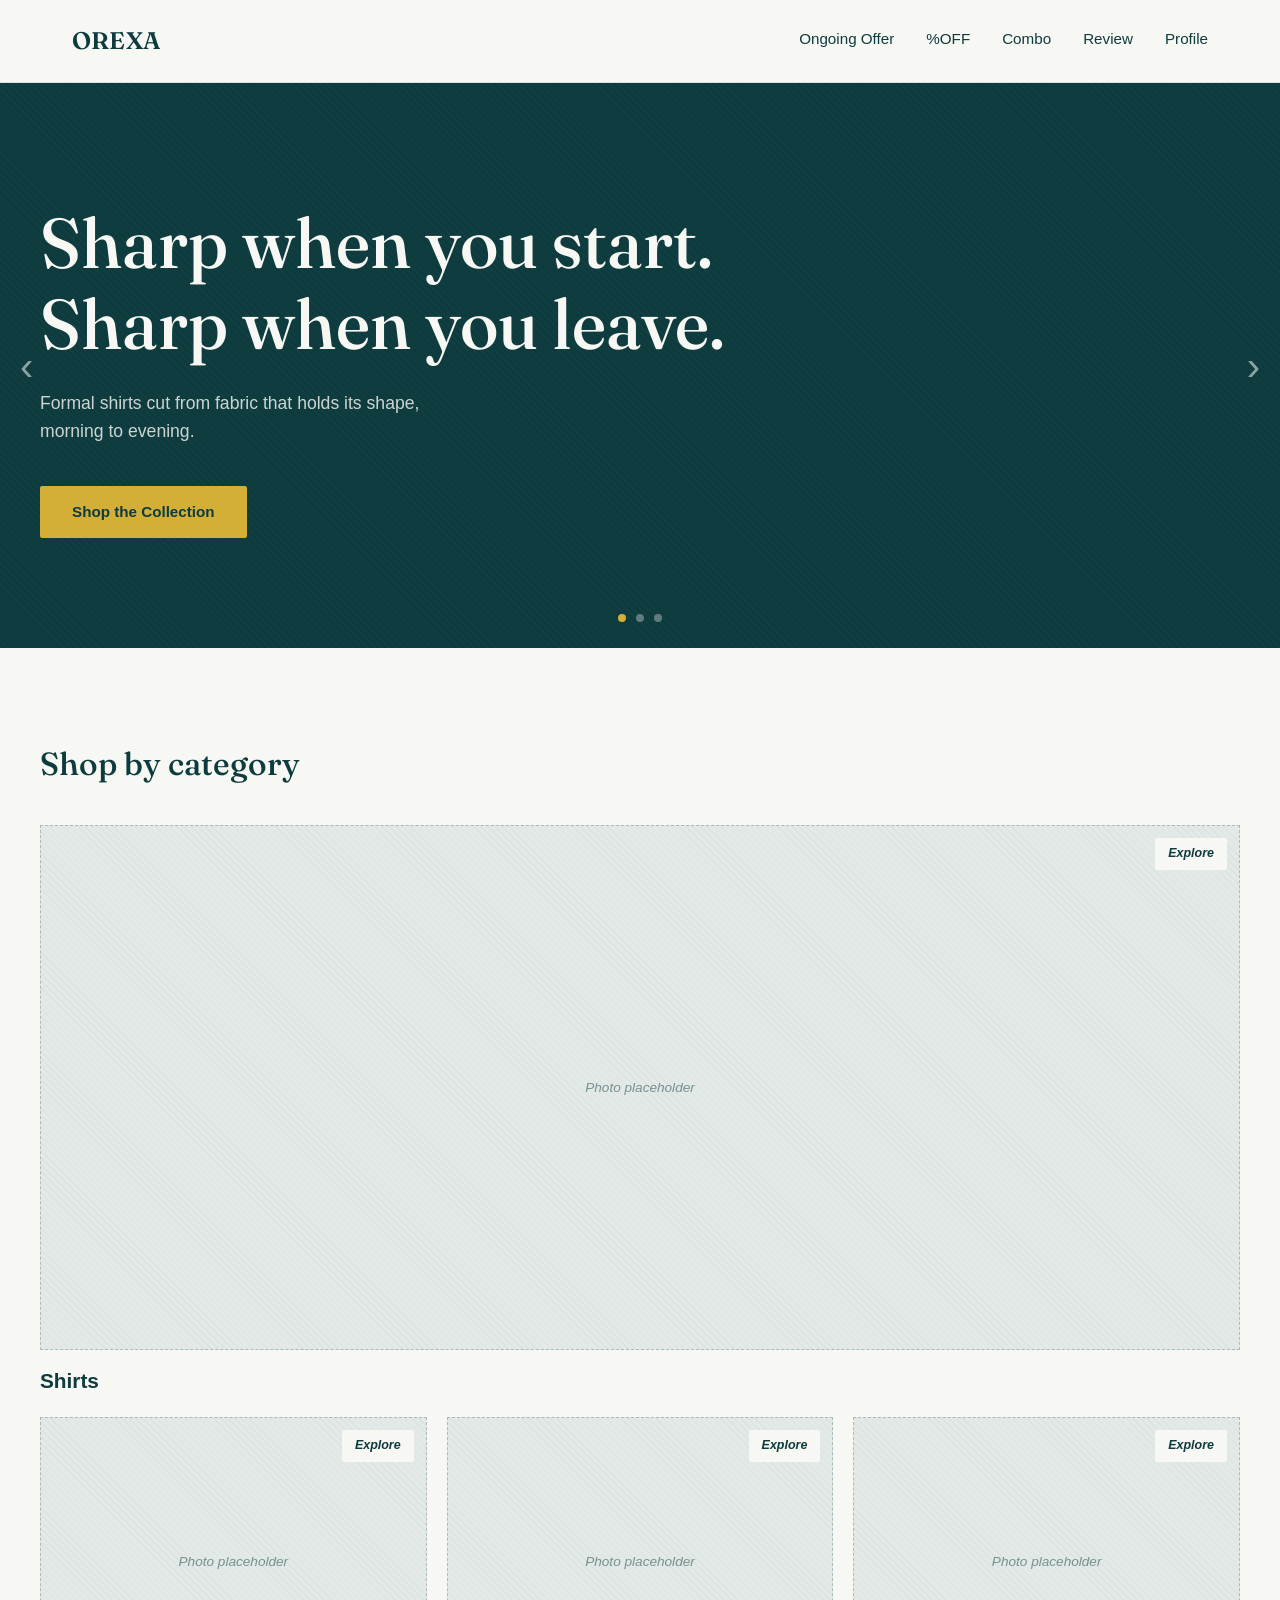
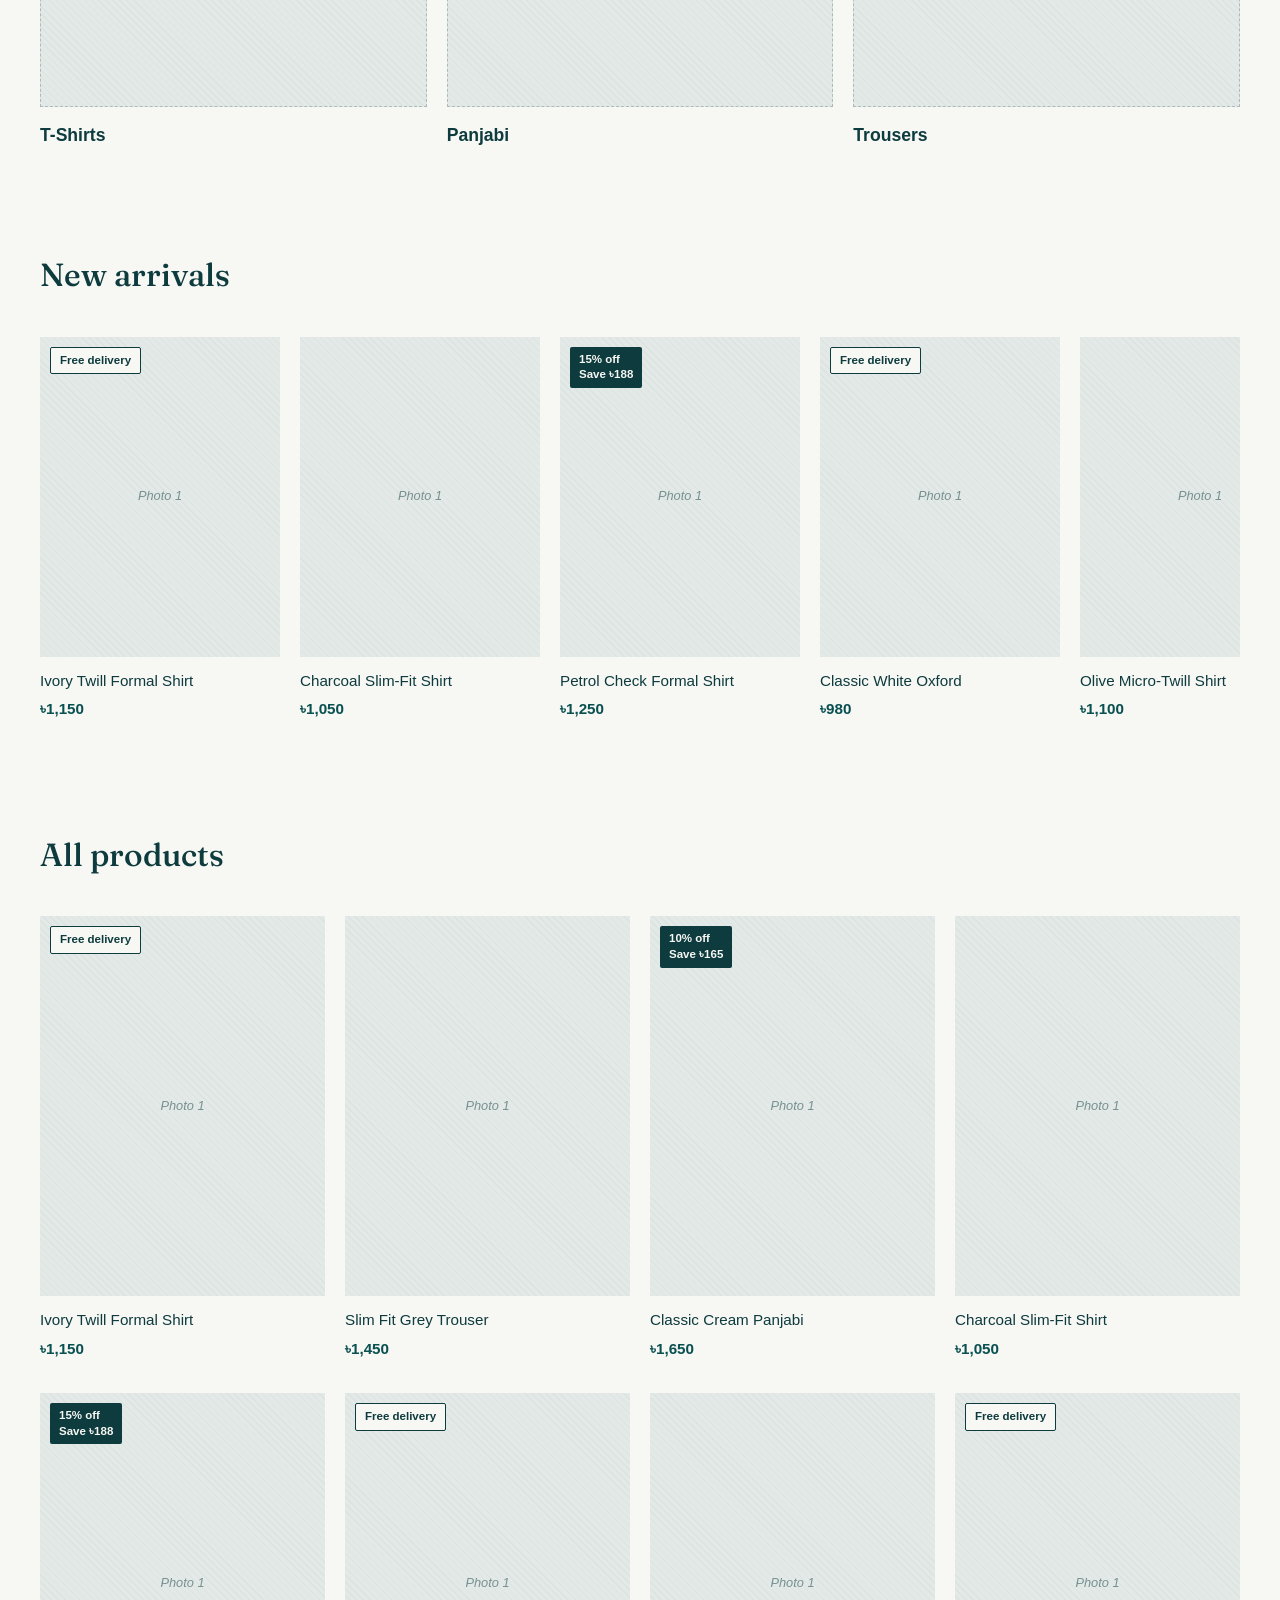
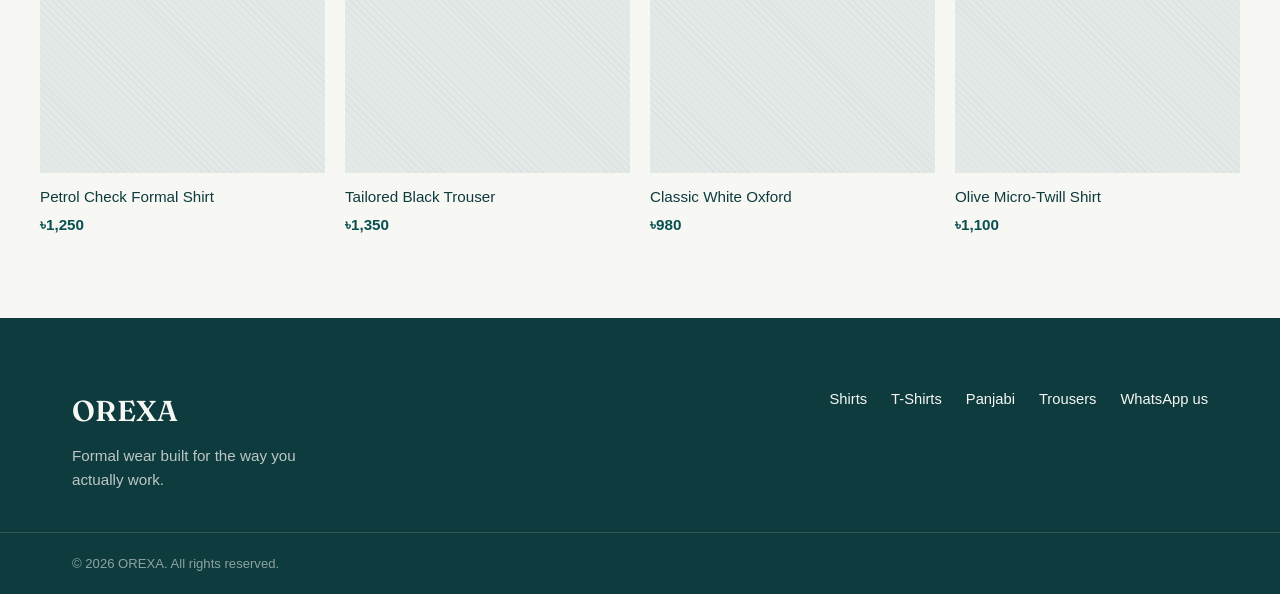
<file: index.html>
<!DOCTYPE html>
<html lang="en">
<head>
  <meta charset="UTF-8" />
  <meta name="viewport" content="width=device-width, initial-scale=1.0" />
  <title>OREXA — Formal Wear</title>

  <!-- Fonts: Fraunces for headlines, Satoshi for everything else -->
  <link rel="preconnect" href="https://fonts.googleapis.com" />
  <link rel="preconnect" href="https://fonts.gstatic.com" crossorigin />
  <link
    href="https://fonts.googleapis.com/css2?family=Fraunces:ital,wght@0,400;0,500;0,600;1,400&display=swap"
    rel="stylesheet"
  />
  <link
    href="https://api.fontshare.com/v2/css?f[]=satoshi@400,500,700&display=swap"
    rel="stylesheet"
  />

  <link rel="stylesheet" href="style.css" />
</head>
<body>

  <header class="site-header">
    <div class="header-inner">
      <a href="/" class="logo">OREXA</a>
      <nav class="main-nav">
        <a href="offers.html">Ongoing Offer</a>
        <a href="discounts.html">%OFF</a>
        <a href="combo.html">Combo</a>
        <a href="reviews.html">Review</a>
        <a href="profile.html">Profile</a>
      </nav>
    </div>
  </header>

  <section class="hero">
    <div class="hero-slide active" data-slide="1">
      <div class="hero-inner">
        <h1>Sharp when you start.<br />Sharp when you leave.</h1>
        <p class="hero-sub">
          Formal shirts cut from fabric that holds its shape, morning to evening.
        </p>
        <a href="#new-arrivals" class="btn-primary">Shop the Collection</a>
      </div>
    </div>

    <div class="hero-slide" data-slide="2">
      <div class="hero-inner">
        <h1>Buy 2, get 1 free.</h1>
        <p class="hero-sub">
          On select formal shirts, for a limited time.
        </p>
        <a href="offers.html" class="btn-primary">See offer details</a>
      </div>
    </div>

    <div class="hero-slide" data-slide="3">
      <div class="hero-inner">
        <h1>Up to 15% off.</h1>
        <p class="hero-sub">
          Selected shirts, panjabi and trousers, discounted now.
        </p>
        <a href="discounts.html" class="btn-primary">Shop the Sale</a>
      </div>
    </div>

    <div class="hero-dots">
      <button class="hero-dot active" data-target="0" aria-label="Slide 1"></button>
      <button class="hero-dot" data-target="1" aria-label="Slide 2"></button>
      <button class="hero-dot" data-target="2" aria-label="Slide 3"></button>
    </div>

    <button class="hero-arrow hero-arrow--prev" aria-label="Previous slide">&#8249;</button>
    <button class="hero-arrow hero-arrow--next" aria-label="Next slide">&#8250;</button>
  </section>

  <section class="categories">
    <div class="categories-inner">
      <h2>Shop by category</h2>

      <a href="shirts.html" class="category-feature">
        <div class="category-feature__image">
          Photo placeholder
          <span class="category-card__cta">Explore</span>
        </div>
        <div class="category-card__info">
          <span class="category-card__name">Shirts</span>
        </div>
      </a>

      <div class="category-grid">
        <a href="tshirts.html" class="category-card">
          <div class="category-card__image">
            Photo placeholder
            <span class="category-card__cta">Explore</span>
          </div>
          <div class="category-card__info">
            <span class="category-card__name">T-Shirts</span>
          </div>
        </a>

        <a href="panjabi.html" class="category-card">
          <div class="category-card__image">
            Photo placeholder
            <span class="category-card__cta">Explore</span>
          </div>
          <div class="category-card__info">
            <span class="category-card__name">Panjabi</span>
          </div>
        </a>

        <a href="trousers.html" class="category-card">
          <div class="category-card__image">
            Photo placeholder
            <span class="category-card__cta">Explore</span>
          </div>
          <div class="category-card__info">
            <span class="category-card__name">Trousers</span>
          </div>
        </a>
      </div>
    </div>
  </section>

  <section class="new-arrivals" id="new-arrivals">
    <div class="new-arrivals-inner">
      <h2>New arrivals</h2>

      <div class="new-arrivals__row">
        <a href="product.html" class="product-card">
          <div class="product-card__image-wrap">
            <div class="product-card__image product-card__image--1">Photo 1</div>
            <div class="product-card__image product-card__image--2">Photo 2</div>
            <span class="badge badge--delivery">Free delivery</span>
          </div>
          <div class="product-card__info">
            <span class="product-card__name">Ivory Twill Formal Shirt</span>
            <span class="product-card__price">৳1,150</span>
          </div>
        </a>

        <a href="#" class="product-card">
          <div class="product-card__image-wrap">
            <div class="product-card__image product-card__image--1">Photo 1</div>
            <div class="product-card__image product-card__image--2">Photo 2</div>
          </div>
          <div class="product-card__info">
            <span class="product-card__name">Charcoal Slim-Fit Shirt</span>
            <span class="product-card__price">৳1,050</span>
          </div>
        </a>

        <a href="#" class="product-card">
          <div class="product-card__image-wrap">
            <div class="product-card__image product-card__image--1">Photo 1</div>
            <div class="product-card__image product-card__image--2">Photo 2</div>
            <span class="badge badge--off">15% off<br>Save ৳188</span>
          </div>
          <div class="product-card__info">
            <span class="product-card__name">Petrol Check Formal Shirt</span>
            <span class="product-card__price">৳1,250</span>
          </div>
        </a>

        <a href="#" class="product-card">
          <div class="product-card__image-wrap">
            <div class="product-card__image product-card__image--1">Photo 1</div>
            <div class="product-card__image product-card__image--2">Photo 2</div>
            <span class="badge badge--delivery">Free delivery</span>
          </div>
          <div class="product-card__info">
            <span class="product-card__name">Classic White Oxford</span>
            <span class="product-card__price">৳980</span>
          </div>
        </a>

        <a href="#" class="product-card">
          <div class="product-card__image-wrap">
            <div class="product-card__image product-card__image--1">Photo 1</div>
            <div class="product-card__image product-card__image--2">Photo 2</div>
          </div>
          <div class="product-card__info">
            <span class="product-card__name">Olive Micro-Twill Shirt</span>
            <span class="product-card__price">৳1,100</span>
          </div>
        </a>
      </div>
    </div>
  </section>

  <section class="all-products">
    <div class="all-products-inner">
      <h2>All products</h2>

      <div class="all-products__grid">
        <a href="product.html" class="product-card">
          <div class="product-card__image-wrap">
            <div class="product-card__image product-card__image--1">Photo 1</div>
            <div class="product-card__image product-card__image--2">Photo 2</div>
            <span class="badge badge--delivery">Free delivery</span>
          </div>
          <div class="product-card__info">
            <span class="product-card__name">Ivory Twill Formal Shirt</span>
            <span class="product-card__price">৳1,150</span>
          </div>
        </a>

        <a href="#" class="product-card">
          <div class="product-card__image-wrap">
            <div class="product-card__image product-card__image--1">Photo 1</div>
            <div class="product-card__image product-card__image--2">Photo 2</div>
          </div>
          <div class="product-card__info">
            <span class="product-card__name">Slim Fit Grey Trouser</span>
            <span class="product-card__price">৳1,450</span>
          </div>
        </a>

        <a href="#" class="product-card">
          <div class="product-card__image-wrap">
            <div class="product-card__image product-card__image--1">Photo 1</div>
            <div class="product-card__image product-card__image--2">Photo 2</div>
            <span class="badge badge--off">10% off<br>Save ৳165</span>
          </div>
          <div class="product-card__info">
            <span class="product-card__name">Classic Cream Panjabi</span>
            <span class="product-card__price">৳1,650</span>
          </div>
        </a>

        <a href="#" class="product-card">
          <div class="product-card__image-wrap">
            <div class="product-card__image product-card__image--1">Photo 1</div>
            <div class="product-card__image product-card__image--2">Photo 2</div>
          </div>
          <div class="product-card__info">
            <span class="product-card__name">Charcoal Slim-Fit Shirt</span>
            <span class="product-card__price">৳1,050</span>
          </div>
        </a>

        <a href="#" class="product-card">
          <div class="product-card__image-wrap">
            <div class="product-card__image product-card__image--1">Photo 1</div>
            <div class="product-card__image product-card__image--2">Photo 2</div>
            <span class="badge badge--off">15% off<br>Save ৳188</span>
          </div>
          <div class="product-card__info">
            <span class="product-card__name">Petrol Check Formal Shirt</span>
            <span class="product-card__price">৳1,250</span>
          </div>
        </a>

        <a href="#" class="product-card">
          <div class="product-card__image-wrap">
            <div class="product-card__image product-card__image--1">Photo 1</div>
            <div class="product-card__image product-card__image--2">Photo 2</div>
            <span class="badge badge--delivery">Free delivery</span>
          </div>
          <div class="product-card__info">
            <span class="product-card__name">Tailored Black Trouser</span>
            <span class="product-card__price">৳1,350</span>
          </div>
        </a>

        <a href="#" class="product-card">
          <div class="product-card__image-wrap">
            <div class="product-card__image product-card__image--1">Photo 1</div>
            <div class="product-card__image product-card__image--2">Photo 2</div>
          </div>
          <div class="product-card__info">
            <span class="product-card__name">Classic White Oxford</span>
            <span class="product-card__price">৳980</span>
          </div>
        </a>

        <a href="#" class="product-card">
          <div class="product-card__image-wrap">
            <div class="product-card__image product-card__image--1">Photo 1</div>
            <div class="product-card__image product-card__image--2">Photo 2</div>
            <span class="badge badge--delivery">Free delivery</span>
          </div>
          <div class="product-card__info">
            <span class="product-card__name">Olive Micro-Twill Shirt</span>
            <span class="product-card__price">৳1,100</span>
          </div>
        </a>
      </div>
    </div>
  </section>

  <footer class="site-footer">
    <div class="site-footer-inner">
      <div class="footer-brand">
        <span class="footer-logo">OREXA</span>
        <p class="footer-tagline">Formal wear built for the way you actually work.</p>
      </div>

      <nav class="footer-links">
        <a href="shirts.html">Shirts</a>
        <a href="tshirts.html">T-Shirts</a>
        <a href="panjabi.html">Panjabi</a>
        <a href="trousers.html">Trousers</a>
        <a href="https://wa.me/8801XXXXXXXXX" target="_blank" rel="noopener">WhatsApp us</a>
      </nav>
    </div>

    <div class="footer-bottom">
      <p>&copy; 2026 OREXA. All rights reserved.</p>
    </div>
  </footer>

  <script>
    // This runs at the very end of the page, after the hero markup above
    // already exists, so it can safely find and work with those elements.

    const slides = document.querySelectorAll('.hero-slide');
    const dots = document.querySelectorAll('.hero-dot');
    let currentSlide = 0;
    let isHovering = false;

    function showSlide(index) {
      slides.forEach((slide, i) => slide.classList.toggle('active', i === index));
      dots.forEach((dot, i) => dot.classList.toggle('active', i === index));
      currentSlide = index;
    }

    function nextSlide() {
      showSlide((currentSlide + 1) % slides.length);
    }

    // clicking a dot just shows that slide directly -- it doesn't need to
    // touch the timer at all, so there's nothing for it to conflict with
    dots.forEach((dot, i) => {
      dot.addEventListener('click', () => showSlide(i));
    });

    // ---------- Left / right arrow buttons ----------
    document.querySelector('.hero-arrow--prev').addEventListener('click', () => {
      showSlide((currentSlide - 1 + slides.length) % slides.length);
    });

    document.querySelector('.hero-arrow--next').addEventListener('click', () => {
      nextSlide();
    });

    // one single timer, running the whole time the page is open. Every 6s
    // it only actually advances if the visitor isn't currently hovering.
    setInterval(() => {
      if (!isHovering) {
        nextSlide();
      }
    }, 6000);

    const heroSection = document.querySelector('.hero');
    heroSection.addEventListener('mouseenter', () => { isHovering = true; });
    heroSection.addEventListener('mouseleave', () => { isHovering = false; });

    // ---------- Swipe support (touch devices) ----------
    let touchStartX = 0;

    heroSection.addEventListener('touchstart', (e) => {
      touchStartX = e.changedTouches[0].screenX;
      isHovering = true; // pause auto-advance while a visitor is touching it
    });

    heroSection.addEventListener('touchend', (e) => {
      const touchEndX = e.changedTouches[0].screenX;
      const distance = touchStartX - touchEndX;
      const swipeThreshold = 50; // px -- smaller finger wiggles don't count as a swipe

      if (Math.abs(distance) > swipeThreshold) {
        if (distance > 0) {
          nextSlide(); // swiped left -> next slide
        } else {
          showSlide((currentSlide - 1 + slides.length) % slides.length); // swiped right -> previous
        }
      }
    });
  </script>

</body>
</html>
</file>
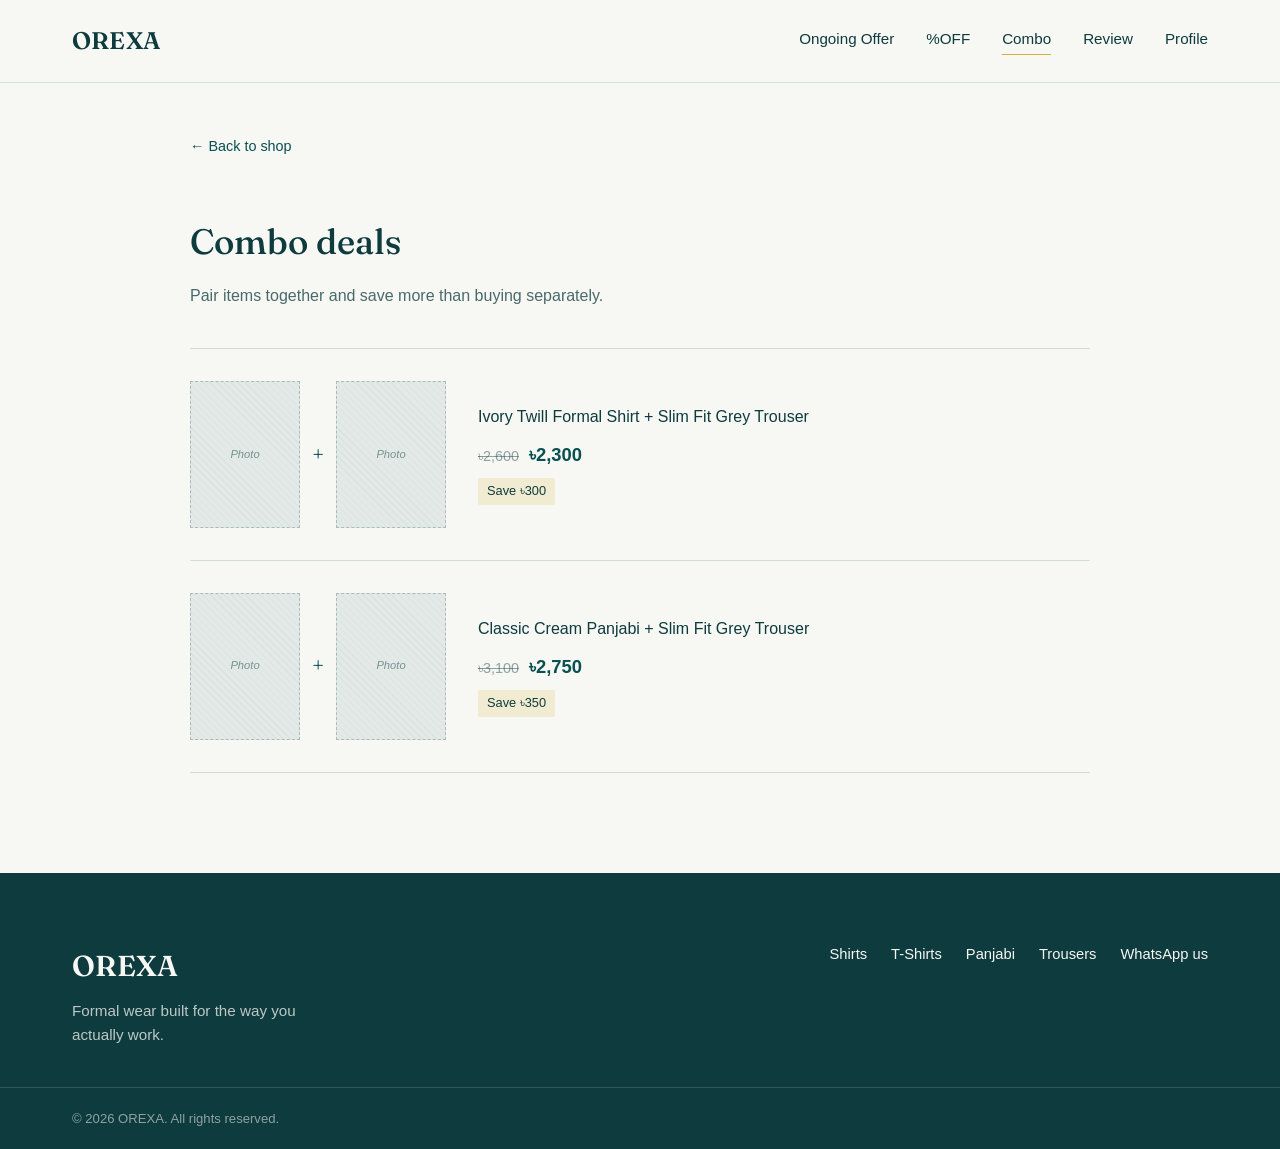
<file: combo.html>
<!DOCTYPE html>
<html lang="en">
<head>
  <meta charset="UTF-8" />
  <meta name="viewport" content="width=device-width, initial-scale=1.0" />
  <title>Combo Deals — OREXA</title>

  <link rel="preconnect" href="https://fonts.googleapis.com" />
  <link rel="preconnect" href="https://fonts.gstatic.com" crossorigin />
  <link
    href="https://fonts.googleapis.com/css2?family=Fraunces:ital,wght@0,400;0,500;0,600;1,400&display=swap"
    rel="stylesheet"
  />
  <link
    href="https://api.fontshare.com/v2/css?f[]=satoshi@400,500,700&display=swap"
    rel="stylesheet"
  />

  <link rel="stylesheet" href="style.css" />
</head>
<body>

  <header class="site-header">
    <div class="header-inner">
      <a href="index.html" class="logo">OREXA</a>
      <nav class="main-nav">
        <a href="offers.html">Ongoing Offer</a>
        <a href="discounts.html">%OFF</a>
        <a href="combo.html" class="active">Combo</a>
        <a href="reviews.html">Review</a>
        <a href="profile.html">Profile</a>
      </nav>
    </div>
  </header>

  <main class="combo-page">
    <div class="combo-page-inner">
      <a href="index.html" class="back-link">&larr; Back to shop</a>
      <h1>Combo deals</h1>
      <p class="combo-page__intro">Pair items together and save more than buying separately.</p>

      <div class="combo-card">
        <div class="combo-card__images">
          <div class="combo-card__image">Photo</div>
          <span class="combo-card__plus">+</span>
          <div class="combo-card__image">Photo</div>
        </div>
        <div class="combo-card__info">
          <p class="combo-card__items">Ivory Twill Formal Shirt + Slim Fit Grey Trouser</p>
          <div class="combo-card__pricing">
            <span class="combo-card__original">৳2,600</span>
            <span class="combo-card__combo-price">৳2,300</span>
          </div>
          <span class="combo-card__savings">Save ৳300</span>
        </div>
      </div>

      <div class="combo-card">
        <div class="combo-card__images">
          <div class="combo-card__image">Photo</div>
          <span class="combo-card__plus">+</span>
          <div class="combo-card__image">Photo</div>
        </div>
        <div class="combo-card__info">
          <p class="combo-card__items">Classic Cream Panjabi + Slim Fit Grey Trouser</p>
          <div class="combo-card__pricing">
            <span class="combo-card__original">৳3,100</span>
            <span class="combo-card__combo-price">৳2,750</span>
          </div>
          <span class="combo-card__savings">Save ৳350</span>
        </div>
      </div>
    </div>
  </main>

  <footer class="site-footer">
    <div class="site-footer-inner">
      <div class="footer-brand">
        <span class="footer-logo">OREXA</span>
        <p class="footer-tagline">Formal wear built for the way you actually work.</p>
      </div>

      <nav class="footer-links">
        <a href="shirts.html">Shirts</a>
        <a href="tshirts.html">T-Shirts</a>
        <a href="panjabi.html">Panjabi</a>
        <a href="trousers.html">Trousers</a>
        <a href="https://wa.me/8801XXXXXXXXX" target="_blank" rel="noopener">WhatsApp us</a>
      </nav>
    </div>

    <div class="footer-bottom">
      <p>&copy; 2026 OREXA. All rights reserved.</p>
    </div>
  </footer>

</body>
</html>
</file>
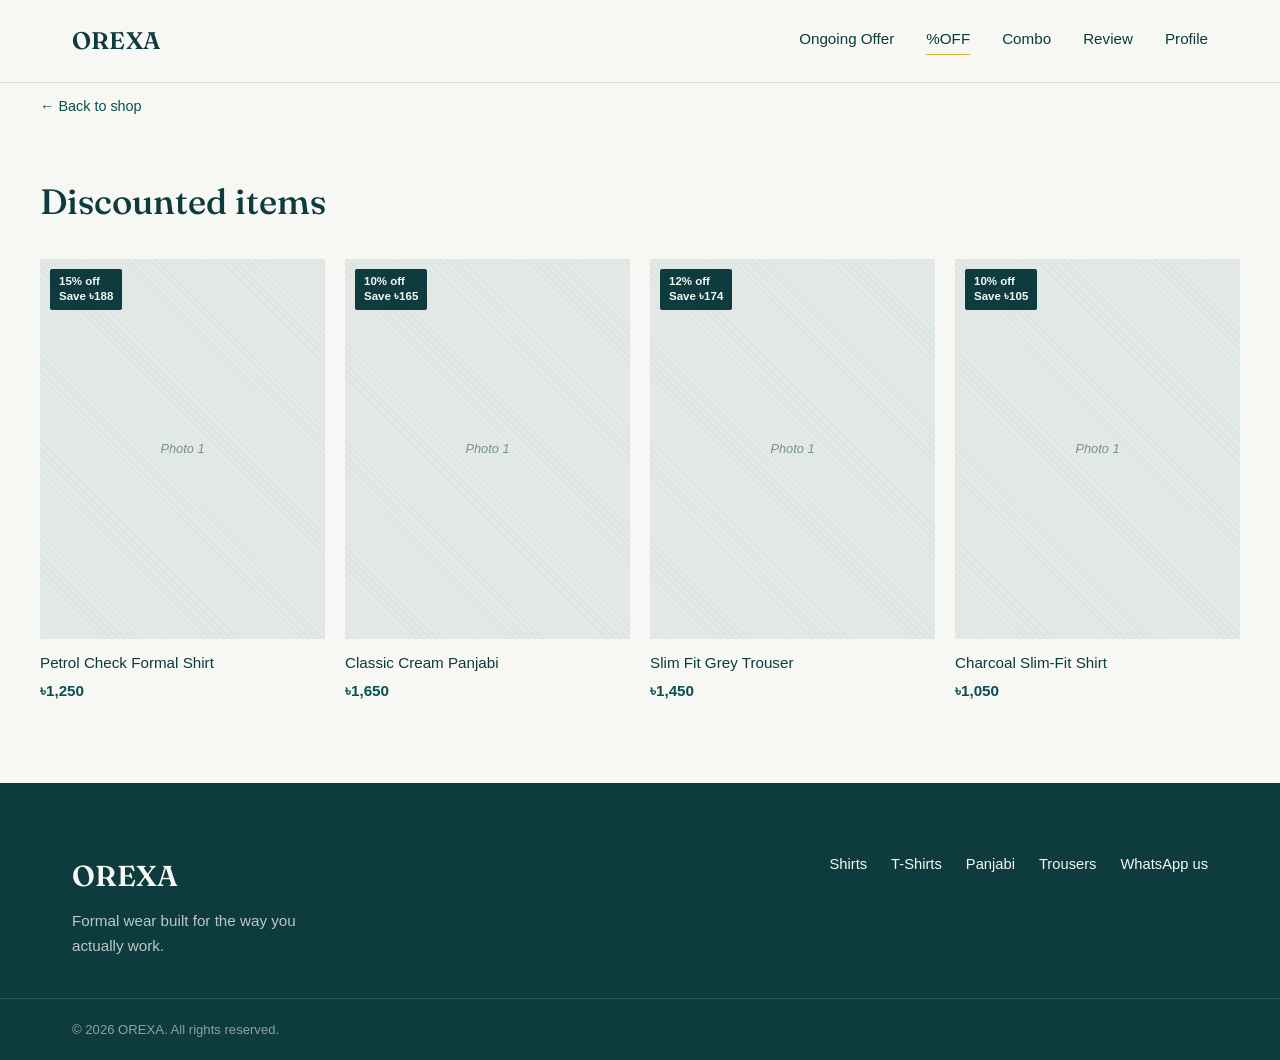
<file: discounts.html>
<!DOCTYPE html>
<html lang="en">
<head>
  <meta charset="UTF-8" />
  <meta name="viewport" content="width=device-width, initial-scale=1.0" />
  <title>%OFF — OREXA</title>

  <link rel="preconnect" href="https://fonts.googleapis.com" />
  <link rel="preconnect" href="https://fonts.gstatic.com" crossorigin />
  <link
    href="https://fonts.googleapis.com/css2?family=Fraunces:ital,wght@0,400;0,500;0,600;1,400&display=swap"
    rel="stylesheet"
  />
  <link
    href="https://api.fontshare.com/v2/css?f[]=satoshi@400,500,700&display=swap"
    rel="stylesheet"
  />

  <link rel="stylesheet" href="style.css" />
</head>
<body>

  <header class="site-header">
    <div class="header-inner">
      <a href="index.html" class="logo">OREXA</a>
      <nav class="main-nav">
        <a href="offers.html">Ongoing Offer</a>
        <a href="discounts.html" class="active">%OFF</a>
        <a href="combo.html">Combo</a>
        <a href="reviews.html">Review</a>
        <a href="profile.html">Profile</a>
      </nav>
    </div>
  </header>

  <section class="all-products">
    <div class="all-products-inner">
      <a href="index.html" class="back-link">&larr; Back to shop</a>
      <h1>Discounted items</h1>

      <div class="all-products__grid">
        <a href="#" class="product-card">
          <div class="product-card__image-wrap">
            <div class="product-card__image product-card__image--1">Photo 1</div>
            <div class="product-card__image product-card__image--2">Photo 2</div>
            <span class="badge badge--off">15% off<br>Save ৳188</span>
          </div>
          <div class="product-card__info">
            <span class="product-card__name">Petrol Check Formal Shirt</span>
            <span class="product-card__price">৳1,250</span>
          </div>
        </a>

        <a href="#" class="product-card">
          <div class="product-card__image-wrap">
            <div class="product-card__image product-card__image--1">Photo 1</div>
            <div class="product-card__image product-card__image--2">Photo 2</div>
            <span class="badge badge--off">10% off<br>Save ৳165</span>
          </div>
          <div class="product-card__info">
            <span class="product-card__name">Classic Cream Panjabi</span>
            <span class="product-card__price">৳1,650</span>
          </div>
        </a>

        <a href="#" class="product-card">
          <div class="product-card__image-wrap">
            <div class="product-card__image product-card__image--1">Photo 1</div>
            <div class="product-card__image product-card__image--2">Photo 2</div>
            <span class="badge badge--off">12% off<br>Save ৳174</span>
          </div>
          <div class="product-card__info">
            <span class="product-card__name">Slim Fit Grey Trouser</span>
            <span class="product-card__price">৳1,450</span>
          </div>
        </a>

        <a href="#" class="product-card">
          <div class="product-card__image-wrap">
            <div class="product-card__image product-card__image--1">Photo 1</div>
            <div class="product-card__image product-card__image--2">Photo 2</div>
            <span class="badge badge--off">10% off<br>Save ৳105</span>
          </div>
          <div class="product-card__info">
            <span class="product-card__name">Charcoal Slim-Fit Shirt</span>
            <span class="product-card__price">৳1,050</span>
          </div>
        </a>
      </div>
    </div>
  </section>

  <footer class="site-footer">
    <div class="site-footer-inner">
      <div class="footer-brand">
        <span class="footer-logo">OREXA</span>
        <p class="footer-tagline">Formal wear built for the way you actually work.</p>
      </div>

      <nav class="footer-links">
        <a href="shirts.html">Shirts</a>
        <a href="tshirts.html">T-Shirts</a>
        <a href="panjabi.html">Panjabi</a>
        <a href="trousers.html">Trousers</a>
        <a href="https://wa.me/8801XXXXXXXXX" target="_blank" rel="noopener">WhatsApp us</a>
      </nav>
    </div>

    <div class="footer-bottom">
      <p>&copy; 2026 OREXA. All rights reserved.</p>
    </div>
  </footer>

</body>
</html>
</file>
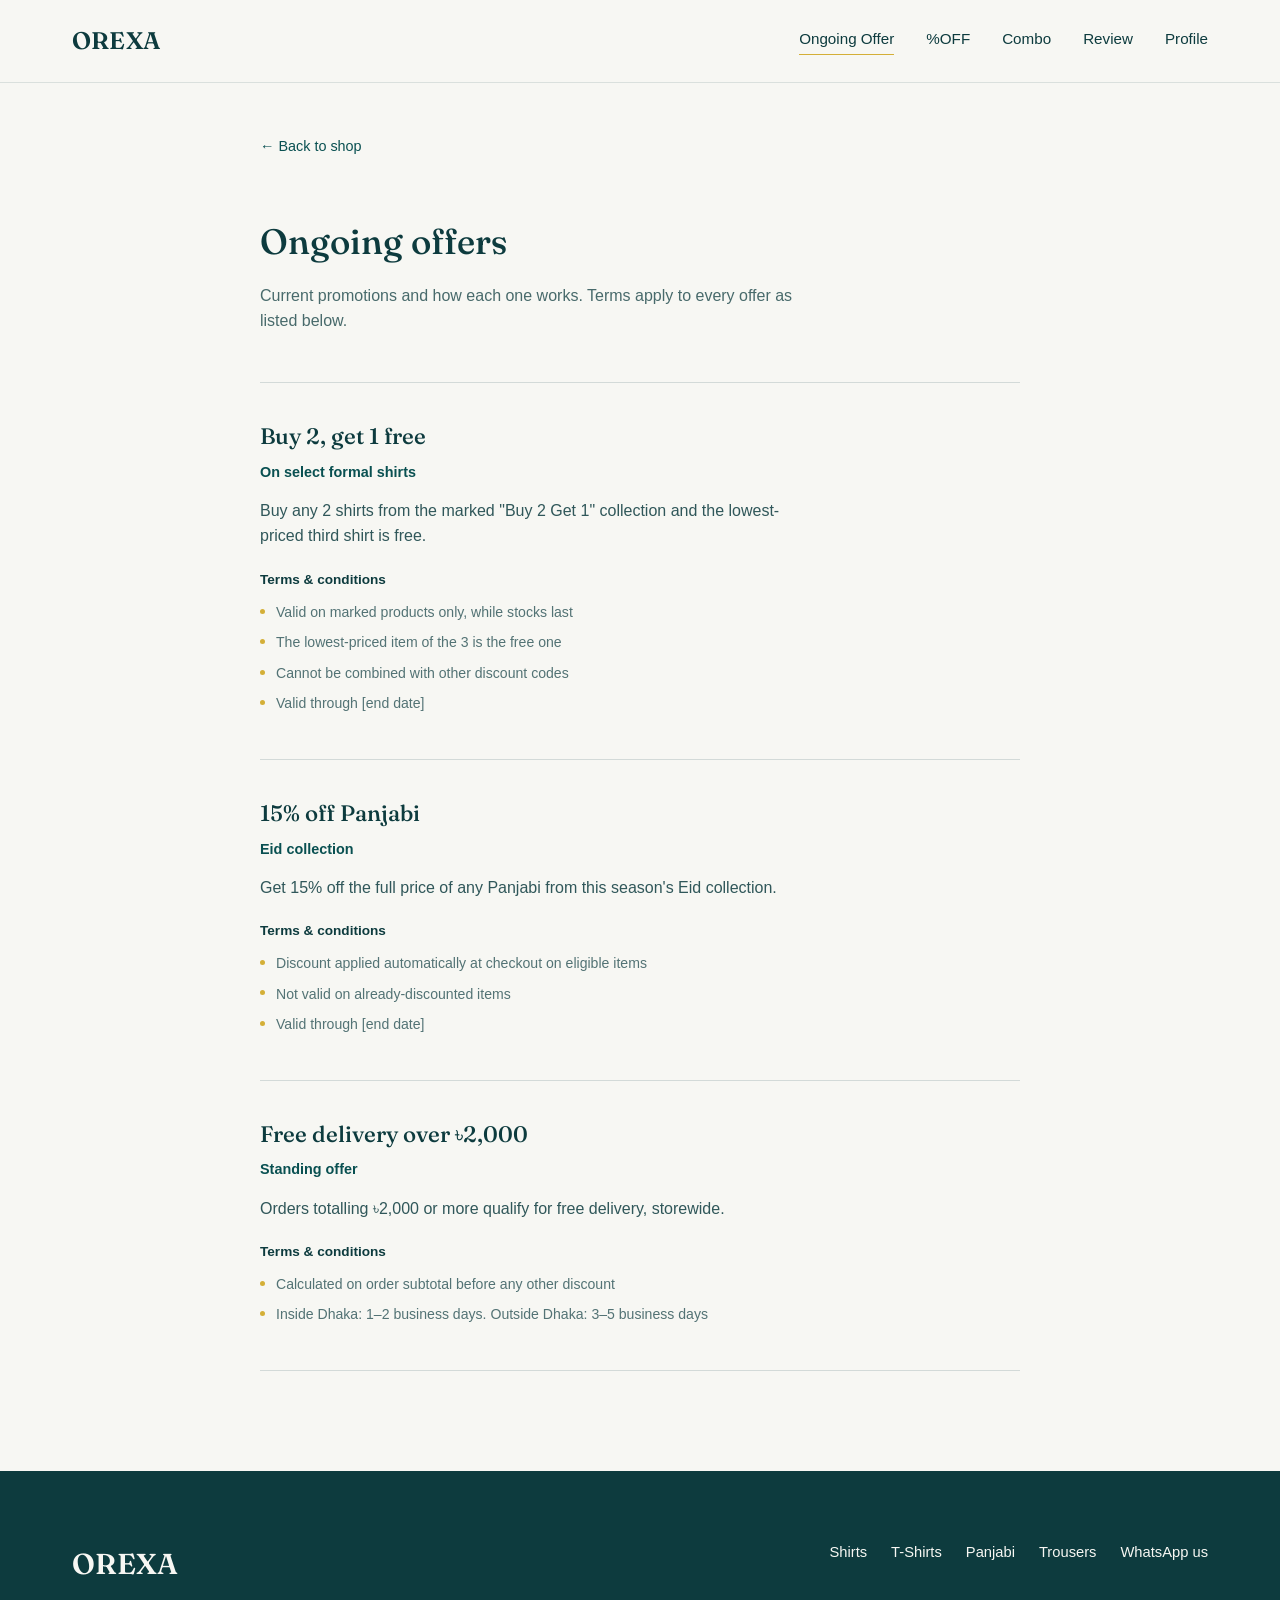
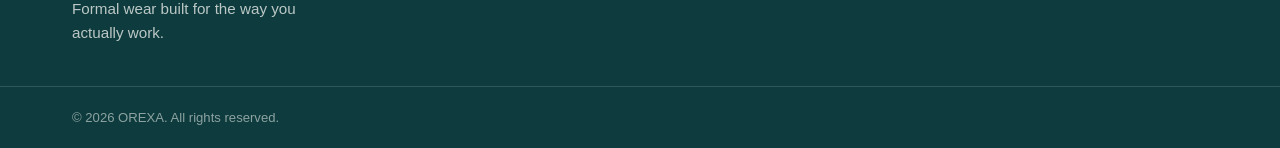
<file: offers.html>
<!DOCTYPE html>
<html lang="en">
<head>
  <meta charset="UTF-8" />
  <meta name="viewport" content="width=device-width, initial-scale=1.0" />
  <title>Ongoing Offers — OREXA</title>

  <link rel="preconnect" href="https://fonts.googleapis.com" />
  <link rel="preconnect" href="https://fonts.gstatic.com" crossorigin />
  <link
    href="https://fonts.googleapis.com/css2?family=Fraunces:ital,wght@0,400;0,500;0,600;1,400&display=swap"
    rel="stylesheet"
  />
  <link
    href="https://api.fontshare.com/v2/css?f[]=satoshi@400,500,700&display=swap"
    rel="stylesheet"
  />

  <link rel="stylesheet" href="style.css" />
</head>
<body>

  <header class="site-header">
    <div class="header-inner">
      <a href="index.html" class="logo">OREXA</a>
      <nav class="main-nav">
        <a href="offers.html" class="active">Ongoing Offer</a>
        <a href="discounts.html">%OFF</a>
        <a href="combo.html">Combo</a>
        <a href="reviews.html">Review</a>
        <a href="profile.html">Profile</a>
      </nav>
    </div>
  </header>

  <main class="offers-page">
    <div class="offers-page-inner">
      <a href="index.html" class="back-link">&larr; Back to shop</a>

      <h1>Ongoing offers</h1>
      <p class="offers-page__intro">
        Current promotions and how each one works. Terms apply to every offer as listed below.
      </p>

      <article class="offer-card">
        <h2>Buy 2, get 1 free</h2>
        <p class="offer-card__tag">On select formal shirts</p>
        <p>
          Buy any 2 shirts from the marked "Buy 2 Get 1" collection and the
          lowest-priced third shirt is free.
        </p>
        <div class="offer-card__terms">
          <span class="offer-card__terms-label">Terms &amp; conditions</span>
          <ul>
            <li>Valid on marked products only, while stocks last</li>
            <li>The lowest-priced item of the 3 is the free one</li>
            <li>Cannot be combined with other discount codes</li>
            <li>Valid through [end date]</li>
          </ul>
        </div>
      </article>

      <article class="offer-card">
        <h2>15% off Panjabi</h2>
        <p class="offer-card__tag">Eid collection</p>
        <p>
          Get 15% off the full price of any Panjabi from this season's Eid collection.
        </p>
        <div class="offer-card__terms">
          <span class="offer-card__terms-label">Terms &amp; conditions</span>
          <ul>
            <li>Discount applied automatically at checkout on eligible items</li>
            <li>Not valid on already-discounted items</li>
            <li>Valid through [end date]</li>
          </ul>
        </div>
      </article>

      <article class="offer-card">
        <h2>Free delivery over &#2547;2,000</h2>
        <p class="offer-card__tag">Standing offer</p>
        <p>
          Orders totalling &#2547;2,000 or more qualify for free delivery, storewide.
        </p>
        <div class="offer-card__terms">
          <span class="offer-card__terms-label">Terms &amp; conditions</span>
          <ul>
            <li>Calculated on order subtotal before any other discount</li>
            <li>Inside Dhaka: 1&ndash;2 business days. Outside Dhaka: 3&ndash;5 business days</li>
          </ul>
        </div>
      </article>
    </div>
  </main>

  <footer class="site-footer">
    <div class="site-footer-inner">
      <div class="footer-brand">
        <span class="footer-logo">OREXA</span>
        <p class="footer-tagline">Formal wear built for the way you actually work.</p>
      </div>

      <nav class="footer-links">
        <a href="shirts.html">Shirts</a>
        <a href="tshirts.html">T-Shirts</a>
        <a href="panjabi.html">Panjabi</a>
        <a href="trousers.html">Trousers</a>
        <a href="https://wa.me/8801XXXXXXXXX" target="_blank" rel="noopener">WhatsApp us</a>
      </nav>
    </div>

    <div class="footer-bottom">
      <p>&copy; 2026 OREXA. All rights reserved.</p>
    </div>
  </footer>

</body>
</html>
</file>
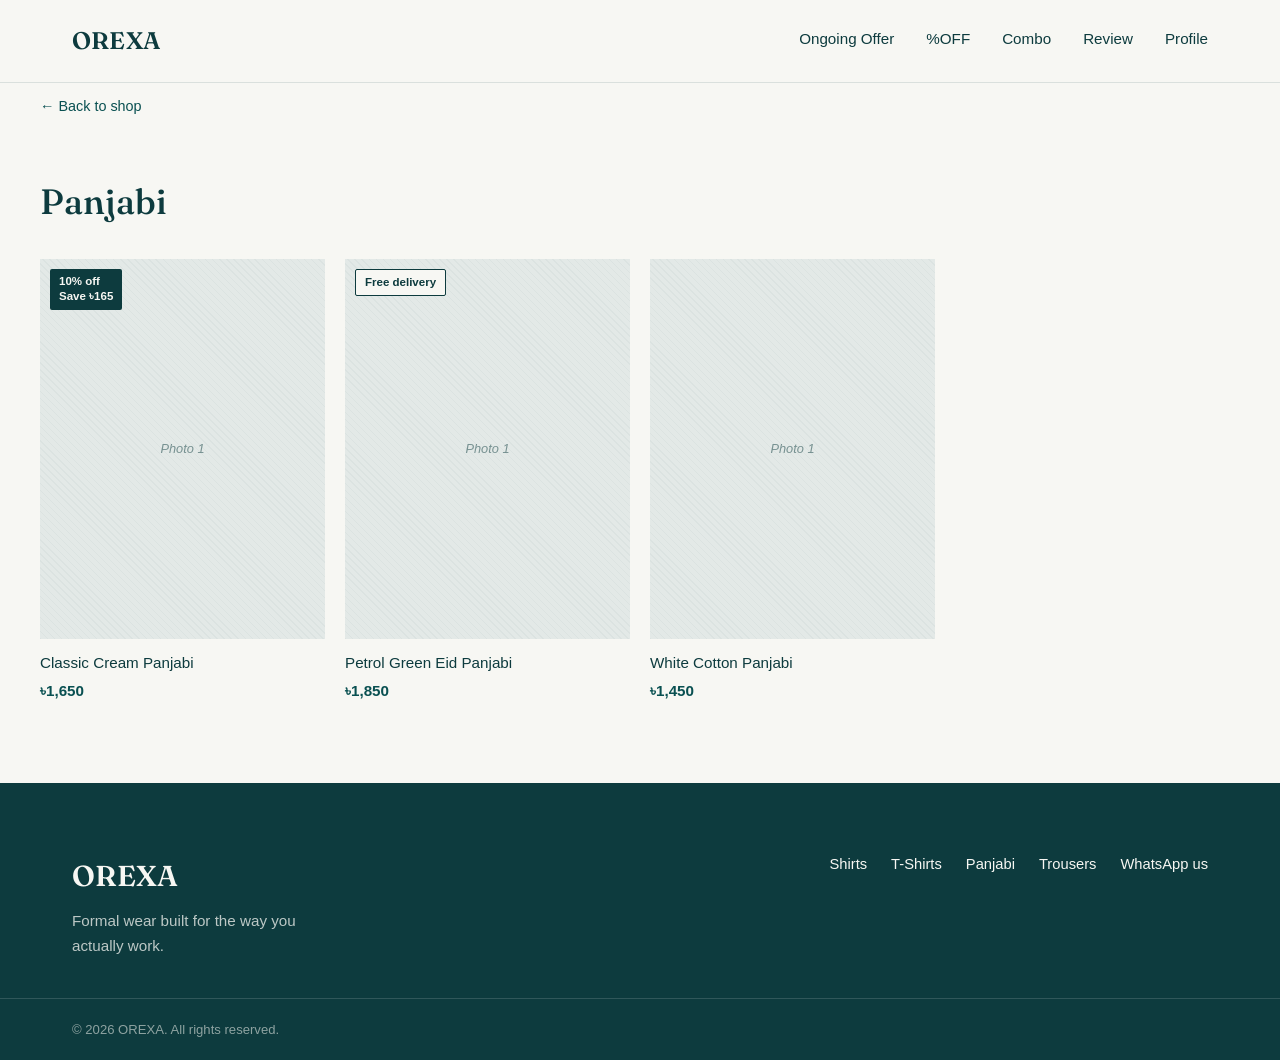
<file: panjabi.html>
<!DOCTYPE html>
<html lang="en">
<head>
  <meta charset="UTF-8" />
  <meta name="viewport" content="width=device-width, initial-scale=1.0" />
  <title>Panjabi — OREXA</title>

  <link rel="preconnect" href="https://fonts.googleapis.com" />
  <link rel="preconnect" href="https://fonts.gstatic.com" crossorigin />
  <link
    href="https://fonts.googleapis.com/css2?family=Fraunces:ital,wght@0,400;0,500;0,600;1,400&display=swap"
    rel="stylesheet"
  />
  <link
    href="https://api.fontshare.com/v2/css?f[]=satoshi@400,500,700&display=swap"
    rel="stylesheet"
  />

  <link rel="stylesheet" href="style.css" />
</head>
<body>

  <header class="site-header">
    <div class="header-inner">
      <a href="index.html" class="logo">OREXA</a>
      <nav class="main-nav">
        <a href="offers.html">Ongoing Offer</a>
        <a href="discounts.html">%OFF</a>
        <a href="combo.html">Combo</a>
        <a href="reviews.html">Review</a>
        <a href="profile.html">Profile</a>
      </nav>
    </div>
  </header>

  <section class="all-products">
    <div class="all-products-inner">
      <a href="index.html" class="back-link">&larr; Back to shop</a>
      <h1>Panjabi</h1>

      <div class="all-products__grid">
        <a href="#" class="product-card">
          <div class="product-card__image-wrap">
            <div class="product-card__image product-card__image--1">Photo 1</div>
            <div class="product-card__image product-card__image--2">Photo 2</div>
            <span class="badge badge--off">10% off<br>Save ৳165</span>
          </div>
          <div class="product-card__info">
            <span class="product-card__name">Classic Cream Panjabi</span>
            <span class="product-card__price">৳1,650</span>
          </div>
        </a>

        <a href="#" class="product-card">
          <div class="product-card__image-wrap">
            <div class="product-card__image product-card__image--1">Photo 1</div>
            <div class="product-card__image product-card__image--2">Photo 2</div>
            <span class="badge badge--delivery">Free delivery</span>
          </div>
          <div class="product-card__info">
            <span class="product-card__name">Petrol Green Eid Panjabi</span>
            <span class="product-card__price">৳1,850</span>
          </div>
        </a>

        <a href="#" class="product-card">
          <div class="product-card__image-wrap">
            <div class="product-card__image product-card__image--1">Photo 1</div>
            <div class="product-card__image product-card__image--2">Photo 2</div>
          </div>
          <div class="product-card__info">
            <span class="product-card__name">White Cotton Panjabi</span>
            <span class="product-card__price">৳1,450</span>
          </div>
        </a>
      </div>
    </div>
  </section>

  <footer class="site-footer">
    <div class="site-footer-inner">
      <div class="footer-brand">
        <span class="footer-logo">OREXA</span>
        <p class="footer-tagline">Formal wear built for the way you actually work.</p>
      </div>

      <nav class="footer-links">
        <a href="shirts.html">Shirts</a>
        <a href="tshirts.html">T-Shirts</a>
        <a href="panjabi.html">Panjabi</a>
        <a href="trousers.html">Trousers</a>
        <a href="https://wa.me/8801XXXXXXXXX" target="_blank" rel="noopener">WhatsApp us</a>
      </nav>
    </div>

    <div class="footer-bottom">
      <p>&copy; 2026 OREXA. All rights reserved.</p>
    </div>
  </footer>

</body>
</html>
</file>
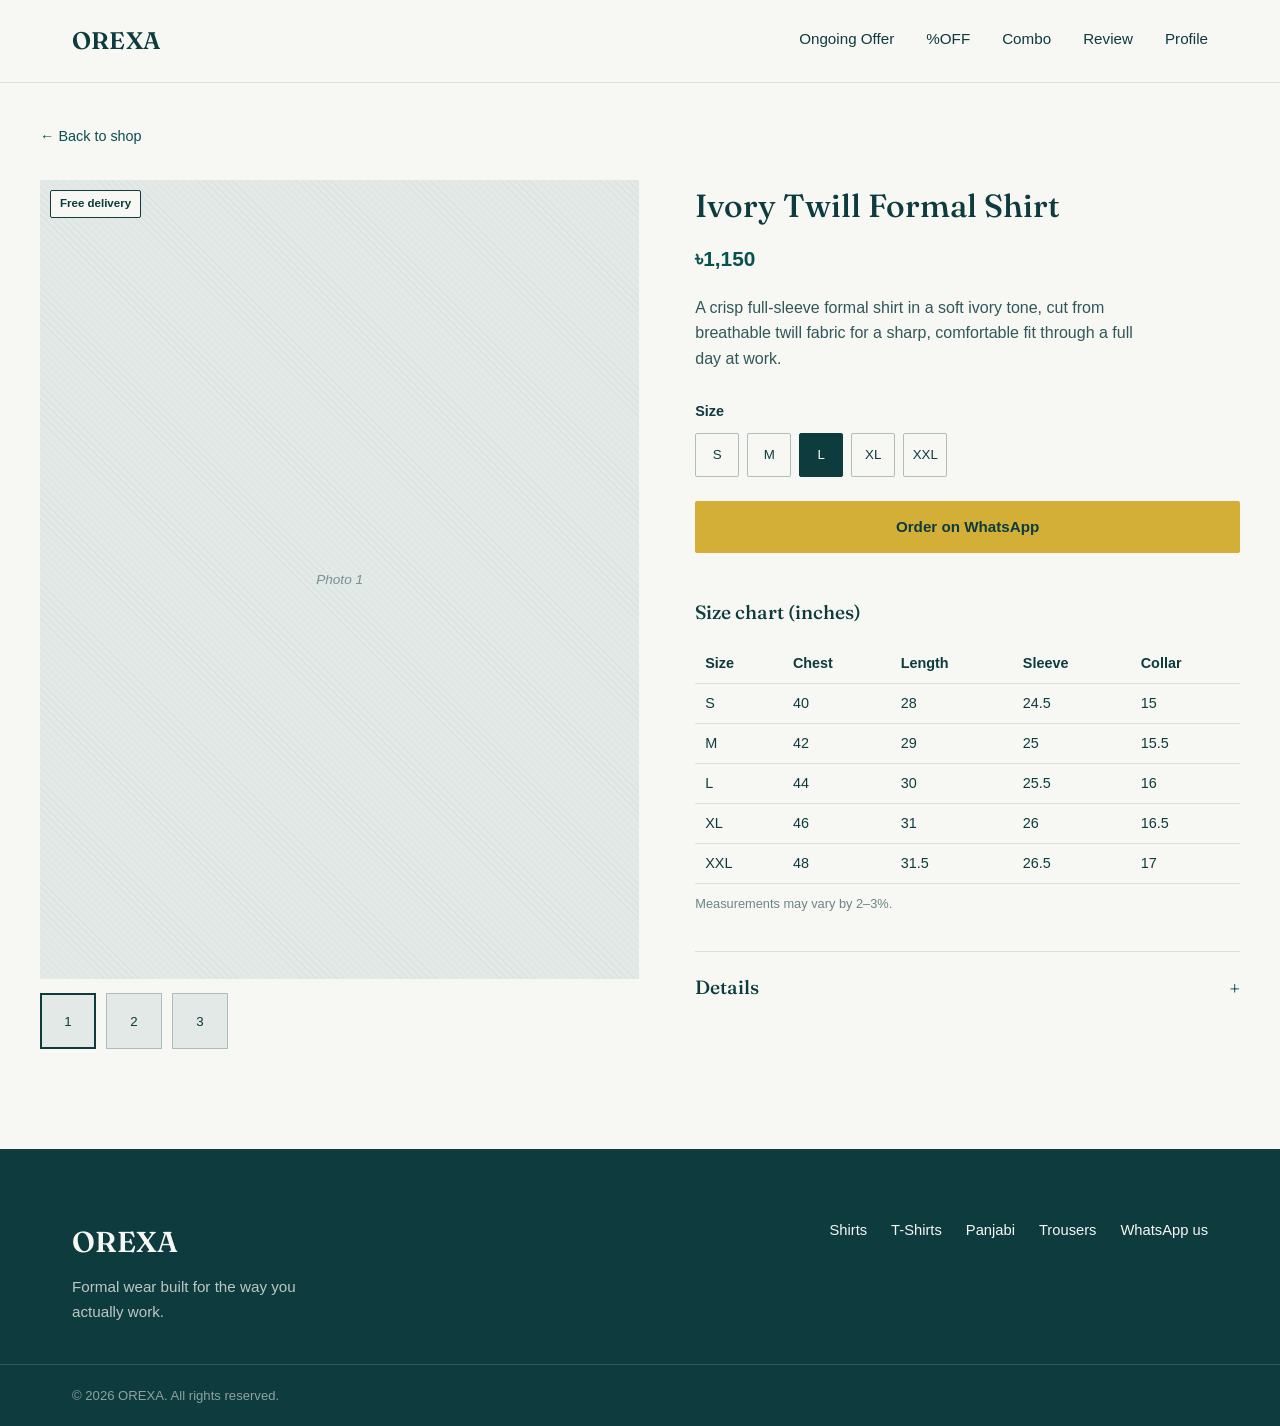
<file: product.html>
<!DOCTYPE html>
<html lang="en">
<head>
  <meta charset="UTF-8" />
  <meta name="viewport" content="width=device-width, initial-scale=1.0" />
  <title>Ivory Twill Formal Shirt — OREXA</title>

  <link rel="preconnect" href="https://fonts.googleapis.com" />
  <link rel="preconnect" href="https://fonts.gstatic.com" crossorigin />
  <link
    href="https://fonts.googleapis.com/css2?family=Fraunces:ital,wght@0,400;0,500;0,600;1,400&display=swap"
    rel="stylesheet"
  />
  <link
    href="https://api.fontshare.com/v2/css?f[]=satoshi@400,500,700&display=swap"
    rel="stylesheet"
  />

  <link rel="stylesheet" href="style.css" />
</head>
<body>

  <header class="site-header">
    <div class="header-inner">
      <a href="index.html" class="logo">OREXA</a>
      <nav class="main-nav">
        <a href="offers.html">Ongoing Offer</a>
        <a href="discounts.html">%OFF</a>
        <a href="combo.html">Combo</a>
        <a href="reviews.html">Review</a>
        <a href="profile.html">Profile</a>
      </nav>
    </div>
  </header>

  <main class="product-page">
    <div class="product-page-inner">
      <a href="index.html" class="back-link">&larr; Back to shop</a>

      <div class="product-layout">

        <!-- Gallery: 3 stacked photos, only one visible at a time (.active) -->
        <div class="product-gallery">
          <div class="product-gallery__main">
            <div class="product-gallery__image active" data-image="1">Photo 1</div>
            <div class="product-gallery__image" data-image="2">Photo 2</div>
            <div class="product-gallery__image" data-image="3">Photo 3</div>
            <span class="badge badge--delivery">Free delivery</span>
          </div>
          <div class="product-gallery__thumbs">
            <button class="thumb active" data-target="1" aria-label="Show photo 1">1</button>
            <button class="thumb" data-target="2" aria-label="Show photo 2">2</button>
            <button class="thumb" data-target="3" aria-label="Show photo 3">3</button>
          </div>
        </div>

        <!-- Product info -->
        <div class="product-info">
          <h1>Ivory Twill Formal Shirt</h1>
          <p class="product-info__price">৳1,150</p>

          <p class="product-info__desc">
            A crisp full-sleeve formal shirt in a soft ivory tone, cut from breathable
            twill fabric for a sharp, comfortable fit through a full day at work.
          </p>

          <div class="size-selector">
            <span class="size-selector__label">Size</span>
            <div class="size-selector__options">
              <button class="size-option">S</button>
              <button class="size-option">M</button>
              <button class="size-option active">L</button>
              <button class="size-option">XL</button>
              <button class="size-option">XXL</button>
            </div>
          </div>

          <a href="#" id="whatsapp-cta" class="btn-primary btn-whatsapp" target="_blank" rel="noopener">
            Order on WhatsApp
          </a>

          <div class="size-chart">
            <h2>Size chart (inches)</h2>
            <table>
              <thead>
                <tr>
                  <th>Size</th>
                  <th>Chest</th>
                  <th>Length</th>
                  <th>Sleeve</th>
                  <th>Collar</th>
                </tr>
              </thead>
              <tbody>
                <tr><td>S</td><td>40</td><td>28</td><td>24.5</td><td>15</td></tr>
                <tr><td>M</td><td>42</td><td>29</td><td>25</td><td>15.5</td></tr>
                <tr><td>L</td><td>44</td><td>30</td><td>25.5</td><td>16</td></tr>
                <tr><td>XL</td><td>46</td><td>31</td><td>26</td><td>16.5</td></tr>
                <tr><td>XXL</td><td>48</td><td>31.5</td><td>26.5</td><td>17</td></tr>
              </tbody>
            </table>
            <p class="size-chart__note">Measurements may vary by 2&ndash;3%.</p>
          </div>

          <details class="product-features">
            <summary><span class="product-features__label">Details</span></summary>
            <ul>
              <li>Breathable twill fabric</li>
              <li>Classic formal pointed collar</li>
              <li>Tailored fit with colour-matched buttons</li>
              <li>Adjustable cuffs</li>
            </ul>
          </details>
        </div>

      </div>
    </div>
  </main>

  <footer class="site-footer">
    <div class="site-footer-inner">
      <div class="footer-brand">
        <span class="footer-logo">OREXA</span>
        <p class="footer-tagline">Formal wear built for the way you actually work.</p>
      </div>

      <nav class="footer-links">
        <a href="shirts.html">Shirts</a>
        <a href="tshirts.html">T-Shirts</a>
        <a href="panjabi.html">Panjabi</a>
        <a href="trousers.html">Trousers</a>
        <a href="https://wa.me/8801XXXXXXXXX" target="_blank" rel="noopener">WhatsApp us</a>
      </nav>
    </div>

    <div class="footer-bottom">
      <p>&copy; 2026 OREXA. All rights reserved.</p>
    </div>
  </footer>

  <script>
    // This script runs at the very end of the page, after all the HTML above
    // already exists, so it can safely find and work with those elements.

    // ---------- 1) Gallery: click a thumbnail to switch the main photo ----------
    const thumbs = document.querySelectorAll('.thumb');
    const galleryImages = document.querySelectorAll('.product-gallery__image');

    thumbs.forEach((thumb) => {
      thumb.addEventListener('click', () => {
        const target = thumb.dataset.target;

        galleryImages.forEach((img) => {
          img.classList.toggle('active', img.dataset.image === target);
        });
        thumbs.forEach((t) => t.classList.toggle('active', t === thumb));
      });
    });

    // ---------- 2) Size selector: only one size stays selected at a time ----------
    const sizeOptions = document.querySelectorAll('.size-option');
    let selectedSize = document.querySelector('.size-option.active').textContent;

    sizeOptions.forEach((option) => {
      option.addEventListener('click', () => {
        sizeOptions.forEach((o) => o.classList.remove('active'));
        option.classList.add('active');
        selectedSize = option.textContent;
        updateWhatsappLink();
      });
    });

    // ---------- 3) WhatsApp button: pre-fill a message with product + size ----------
    // TODO: replace with OREXA's real WhatsApp business number (same one used in the footer)
    const whatsappNumber = '8801XXXXXXXXX';
    const productName = document.querySelector('h1').textContent;

    function updateWhatsappLink() {
      const message = `Hi, I'm interested in the ${productName} (Size: ${selectedSize}).`;
      document.getElementById('whatsapp-cta').href =
        `https://wa.me/${whatsappNumber}?text=${encodeURIComponent(message)}`;
    }

    updateWhatsappLink(); // set the link once when the page first loads
  </script>

</body>
</html>
</file>
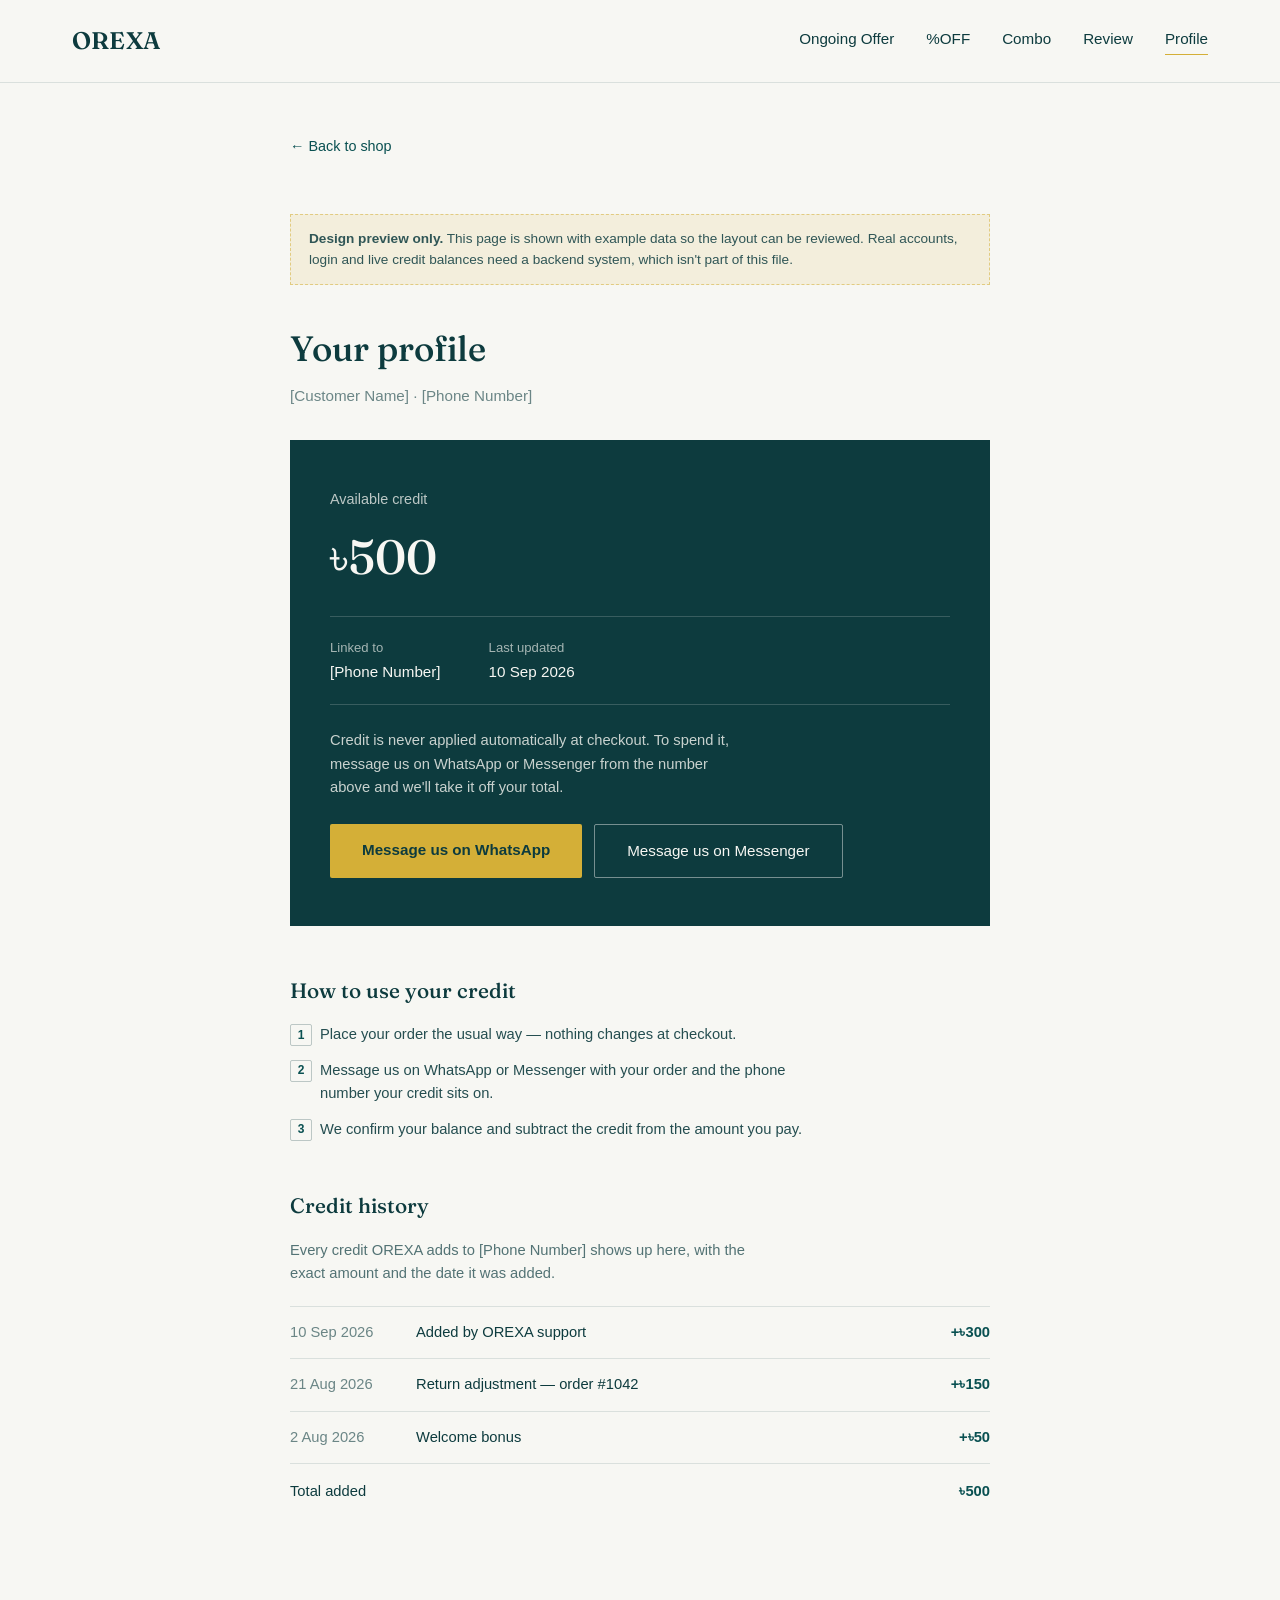
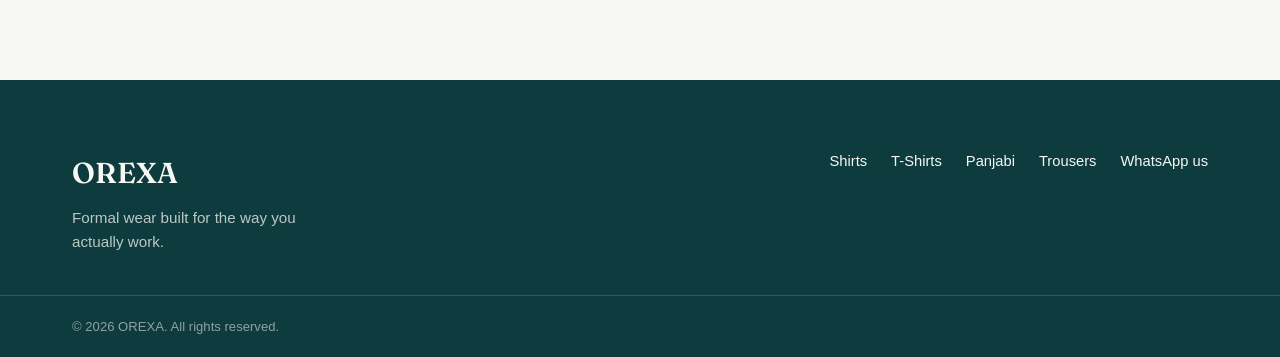
<file: profile.html>
<!DOCTYPE html>
<html lang="en">
<head>
  <meta charset="UTF-8" />
  <meta name="viewport" content="width=device-width, initial-scale=1.0" />
  <title>Profile (Design Preview) — OREXA</title>

  <link rel="preconnect" href="https://fonts.googleapis.com" />
  <link rel="preconnect" href="https://fonts.gstatic.com" crossorigin />
  <link
    href="https://fonts.googleapis.com/css2?family=Fraunces:ital,wght@0,400;0,500;0,600;1,400&display=swap"
    rel="stylesheet"
  />
  <link
    href="https://api.fontshare.com/v2/css?f[]=satoshi@400,500,700&display=swap"
    rel="stylesheet"
  />

  <link rel="stylesheet" href="style.css" />
</head>
<body>

  <header class="site-header">
    <div class="header-inner">
      <a href="index.html" class="logo">OREXA</a>
      <nav class="main-nav">
        <a href="offers.html">Ongoing Offer</a>
        <a href="discounts.html">%OFF</a>
        <a href="combo.html">Combo</a>
        <a href="reviews.html">Review</a>
        <a href="profile.html" class="active">Profile</a>
      </nav>
    </div>
  </header>

  <main class="profile-page">
    <div class="profile-page-inner">
      <a href="index.html" class="back-link">&larr; Back to shop</a>

      <div class="mockup-note">
        <strong>Design preview only.</strong> This page is shown with example data
        so the layout can be reviewed. Real accounts, login and live credit
        balances need a backend system, which isn't part of this file.
      </div>

      <h1>Your profile</h1>
      <p class="profile-page__customer">[Customer Name] &middot; [Phone Number]</p>

      <!-- Credit is the first thing on the profile on purpose: the customer
           should never have to open a separate "Credit" screen to see it. -->
      <section class="credit-panel">
        <span class="credit-panel__label">Available credit</span>
        <span class="credit-panel__amount">&#2547;500</span>

        <dl class="credit-panel__meta">
          <div>
            <dt>Linked to</dt>
            <dd>[Phone Number]</dd>
          </div>
          <div>
            <dt>Last updated</dt>
            <dd>10 Sep 2026</dd>
          </div>
        </dl>

        <p class="credit-panel__note">
          Credit is never applied automatically at checkout. To spend it, message
          us on WhatsApp or Messenger from the number above and we'll take it off
          your total.
        </p>

        <div class="credit-panel__actions">
          <a
            href="https://wa.me/8801XXXXXXXXX"
            class="btn-primary btn-whatsapp"
            target="_blank"
            rel="noopener"
          >
            Message us on WhatsApp
          </a>
          <!-- replace with the real page username, e.g. https://m.me/orexa.bd -->
          <a
            href="https://m.me/orexa"
            class="btn-outline-light"
            target="_blank"
            rel="noopener"
          >
            Message us on Messenger
          </a>
        </div>
      </section>

      <section class="credit-steps">
        <h2>How to use your credit</h2>
        <ol class="credit-steps__list">
          <li>Place your order the usual way — nothing changes at checkout.</li>
          <li>
            Message us on WhatsApp or Messenger with your order and the phone
            number your credit sits on.
          </li>
          <li>
            We confirm your balance and subtract the credit from the amount you
            pay.
          </li>
        </ol>
      </section>

      <section class="credit-history">
        <h2>Credit history</h2>
        <p class="credit-history__intro">
          Every credit OREXA adds to [Phone Number] shows up here, with the exact
          amount and the date it was added.
        </p>

        <ul class="credit-history__list">
          <li>
            <span class="credit-history__date">10 Sep 2026</span>
            <span class="credit-history__desc">Added by OREXA support</span>
            <span class="credit-history__amount">+&#2547;300</span>
          </li>
          <li>
            <span class="credit-history__date">21 Aug 2026</span>
            <span class="credit-history__desc">Return adjustment &mdash; order #1042</span>
            <span class="credit-history__amount">+&#2547;150</span>
          </li>
          <li>
            <span class="credit-history__date">2 Aug 2026</span>
            <span class="credit-history__desc">Welcome bonus</span>
            <span class="credit-history__amount">+&#2547;50</span>
          </li>
        </ul>

        <p class="credit-history__total">
          <span>Total added</span>
          <span class="credit-history__amount">&#2547;500</span>
        </p>
      </section>
    </div>
  </main>

  <footer class="site-footer">
    <div class="site-footer-inner">
      <div class="footer-brand">
        <span class="footer-logo">OREXA</span>
        <p class="footer-tagline">Formal wear built for the way you actually work.</p>
      </div>

      <nav class="footer-links">
        <a href="shirts.html">Shirts</a>
        <a href="tshirts.html">T-Shirts</a>
        <a href="panjabi.html">Panjabi</a>
        <a href="trousers.html">Trousers</a>
        <a href="https://wa.me/8801XXXXXXXXX" target="_blank" rel="noopener">WhatsApp us</a>
      </nav>
    </div>

    <div class="footer-bottom">
      <p>&copy; 2026 OREXA. All rights reserved.</p>
    </div>
  </footer>

</body>
</html>
</file>
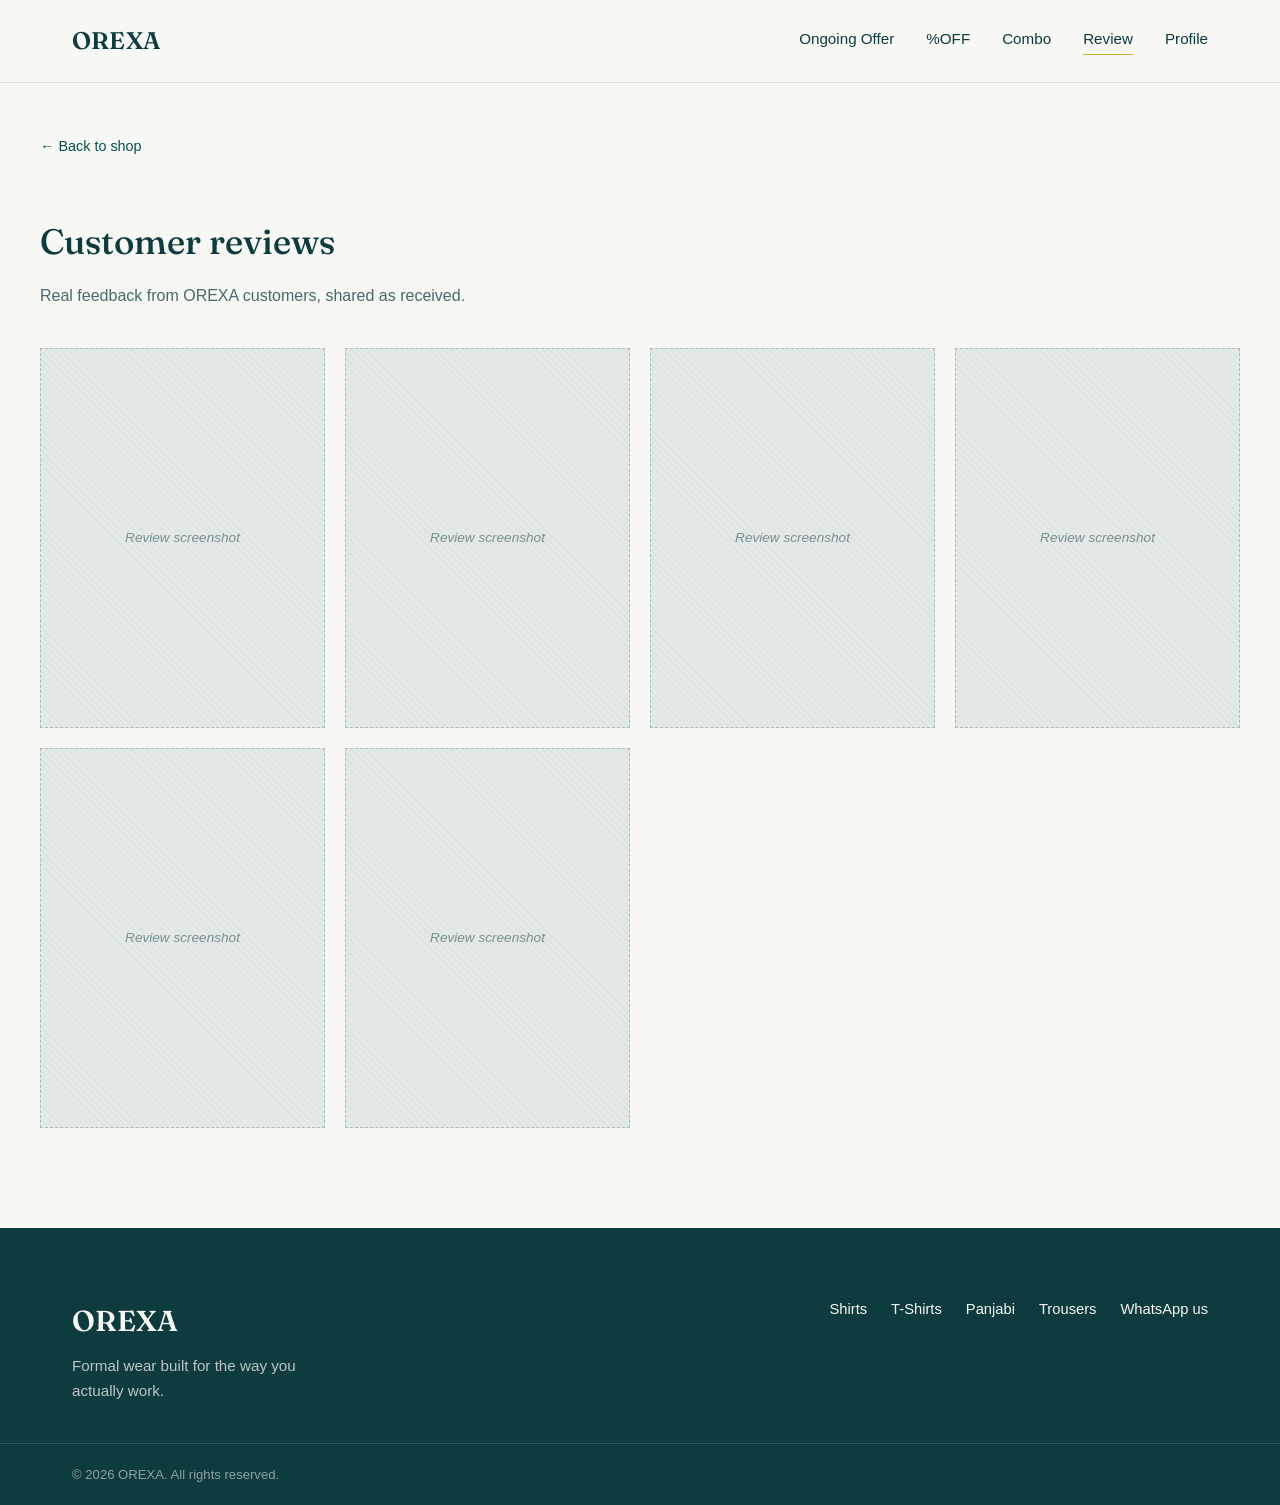
<file: reviews.html>
<!DOCTYPE html>
<html lang="en">
<head>
  <meta charset="UTF-8" />
  <meta name="viewport" content="width=device-width, initial-scale=1.0" />
  <title>Customer Reviews — OREXA</title>

  <link rel="preconnect" href="https://fonts.googleapis.com" />
  <link rel="preconnect" href="https://fonts.gstatic.com" crossorigin />
  <link
    href="https://fonts.googleapis.com/css2?family=Fraunces:ital,wght@0,400;0,500;0,600;1,400&display=swap"
    rel="stylesheet"
  />
  <link
    href="https://api.fontshare.com/v2/css?f[]=satoshi@400,500,700&display=swap"
    rel="stylesheet"
  />

  <link rel="stylesheet" href="style.css" />
</head>
<body>

  <header class="site-header">
    <div class="header-inner">
      <a href="index.html" class="logo">OREXA</a>
      <nav class="main-nav">
        <a href="offers.html">Ongoing Offer</a>
        <a href="discounts.html">%OFF</a>
        <a href="combo.html">Combo</a>
        <a href="reviews.html" class="active">Review</a>
        <a href="profile.html">Profile</a>
      </nav>
    </div>
  </header>

  <main class="reviews-page">
    <div class="reviews-page-inner">
      <a href="index.html" class="back-link">&larr; Back to shop</a>

      <h1>Customer reviews</h1>
      <p class="reviews-page__intro">
        Real feedback from OREXA customers, shared as received.
      </p>

      <!-- Each box below is one review screenshot. To add a new one later,
           copy a <div class="review-shot">...</div> block and put an
           <img src="..." alt="..."> inside it instead of the placeholder text. -->
      <div class="reviews-grid">
        <div class="review-shot">Review screenshot</div>
        <div class="review-shot">Review screenshot</div>
        <div class="review-shot">Review screenshot</div>
        <div class="review-shot">Review screenshot</div>
        <div class="review-shot">Review screenshot</div>
        <div class="review-shot">Review screenshot</div>
      </div>
    </div>
  </main>

  <footer class="site-footer">
    <div class="site-footer-inner">
      <div class="footer-brand">
        <span class="footer-logo">OREXA</span>
        <p class="footer-tagline">Formal wear built for the way you actually work.</p>
      </div>

      <nav class="footer-links">
        <a href="shirts.html">Shirts</a>
        <a href="tshirts.html">T-Shirts</a>
        <a href="panjabi.html">Panjabi</a>
        <a href="trousers.html">Trousers</a>
        <a href="https://wa.me/8801XXXXXXXXX" target="_blank" rel="noopener">WhatsApp us</a>
      </nav>
    </div>

    <div class="footer-bottom">
      <p>&copy; 2026 OREXA. All rights reserved.</p>
    </div>
  </footer>

</body>
</html>
</file>
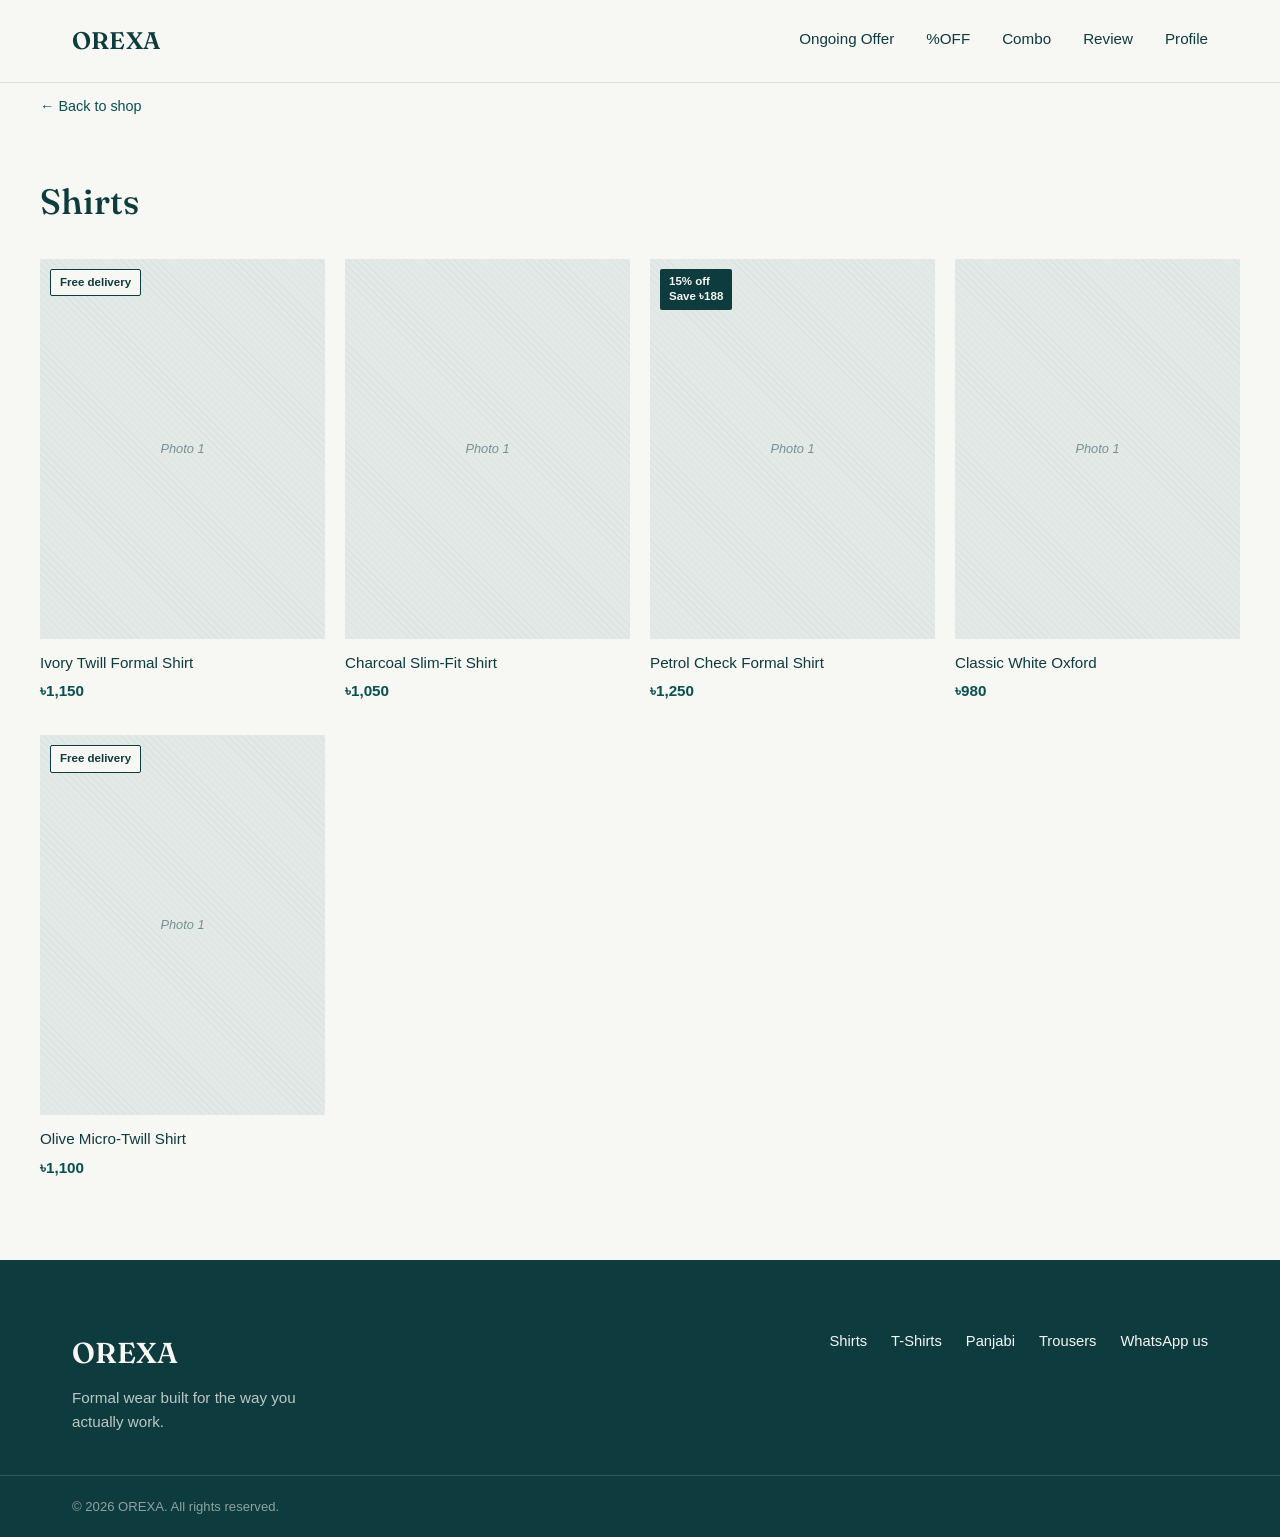
<file: shirts.html>
<!DOCTYPE html>
<html lang="en">
<head>
  <meta charset="UTF-8" />
  <meta name="viewport" content="width=device-width, initial-scale=1.0" />
  <title>Shirts — OREXA</title>

  <link rel="preconnect" href="https://fonts.googleapis.com" />
  <link rel="preconnect" href="https://fonts.gstatic.com" crossorigin />
  <link
    href="https://fonts.googleapis.com/css2?family=Fraunces:ital,wght@0,400;0,500;0,600;1,400&display=swap"
    rel="stylesheet"
  />
  <link
    href="https://api.fontshare.com/v2/css?f[]=satoshi@400,500,700&display=swap"
    rel="stylesheet"
  />

  <link rel="stylesheet" href="style.css" />
</head>
<body>

  <header class="site-header">
    <div class="header-inner">
      <a href="index.html" class="logo">OREXA</a>
      <nav class="main-nav">
        <a href="offers.html">Ongoing Offer</a>
        <a href="discounts.html">%OFF</a>
        <a href="combo.html">Combo</a>
        <a href="reviews.html">Review</a>
        <a href="profile.html">Profile</a>
      </nav>
    </div>
  </header>

  <section class="all-products">
    <div class="all-products-inner">
      <a href="index.html" class="back-link">&larr; Back to shop</a>
      <h1>Shirts</h1>

      <div class="all-products__grid">
        <a href="product.html" class="product-card">
          <div class="product-card__image-wrap">
            <div class="product-card__image product-card__image--1">Photo 1</div>
            <div class="product-card__image product-card__image--2">Photo 2</div>
            <span class="badge badge--delivery">Free delivery</span>
          </div>
          <div class="product-card__info">
            <span class="product-card__name">Ivory Twill Formal Shirt</span>
            <span class="product-card__price">৳1,150</span>
          </div>
        </a>

        <a href="#" class="product-card">
          <div class="product-card__image-wrap">
            <div class="product-card__image product-card__image--1">Photo 1</div>
            <div class="product-card__image product-card__image--2">Photo 2</div>
          </div>
          <div class="product-card__info">
            <span class="product-card__name">Charcoal Slim-Fit Shirt</span>
            <span class="product-card__price">৳1,050</span>
          </div>
        </a>

        <a href="#" class="product-card">
          <div class="product-card__image-wrap">
            <div class="product-card__image product-card__image--1">Photo 1</div>
            <div class="product-card__image product-card__image--2">Photo 2</div>
            <span class="badge badge--off">15% off<br>Save ৳188</span>
          </div>
          <div class="product-card__info">
            <span class="product-card__name">Petrol Check Formal Shirt</span>
            <span class="product-card__price">৳1,250</span>
          </div>
        </a>

        <a href="#" class="product-card">
          <div class="product-card__image-wrap">
            <div class="product-card__image product-card__image--1">Photo 1</div>
            <div class="product-card__image product-card__image--2">Photo 2</div>
          </div>
          <div class="product-card__info">
            <span class="product-card__name">Classic White Oxford</span>
            <span class="product-card__price">৳980</span>
          </div>
        </a>

        <a href="#" class="product-card">
          <div class="product-card__image-wrap">
            <div class="product-card__image product-card__image--1">Photo 1</div>
            <div class="product-card__image product-card__image--2">Photo 2</div>
            <span class="badge badge--delivery">Free delivery</span>
          </div>
          <div class="product-card__info">
            <span class="product-card__name">Olive Micro-Twill Shirt</span>
            <span class="product-card__price">৳1,100</span>
          </div>
        </a>
      </div>
    </div>
  </section>

  <footer class="site-footer">
    <div class="site-footer-inner">
      <div class="footer-brand">
        <span class="footer-logo">OREXA</span>
        <p class="footer-tagline">Formal wear built for the way you actually work.</p>
      </div>

      <nav class="footer-links">
        <a href="shirts.html">Shirts</a>
        <a href="tshirts.html">T-Shirts</a>
        <a href="panjabi.html">Panjabi</a>
        <a href="trousers.html">Trousers</a>
        <a href="https://wa.me/8801XXXXXXXXX" target="_blank" rel="noopener">WhatsApp us</a>
      </nav>
    </div>

    <div class="footer-bottom">
      <p>&copy; 2026 OREXA. All rights reserved.</p>
    </div>
  </footer>

</body>
</html>
</file>
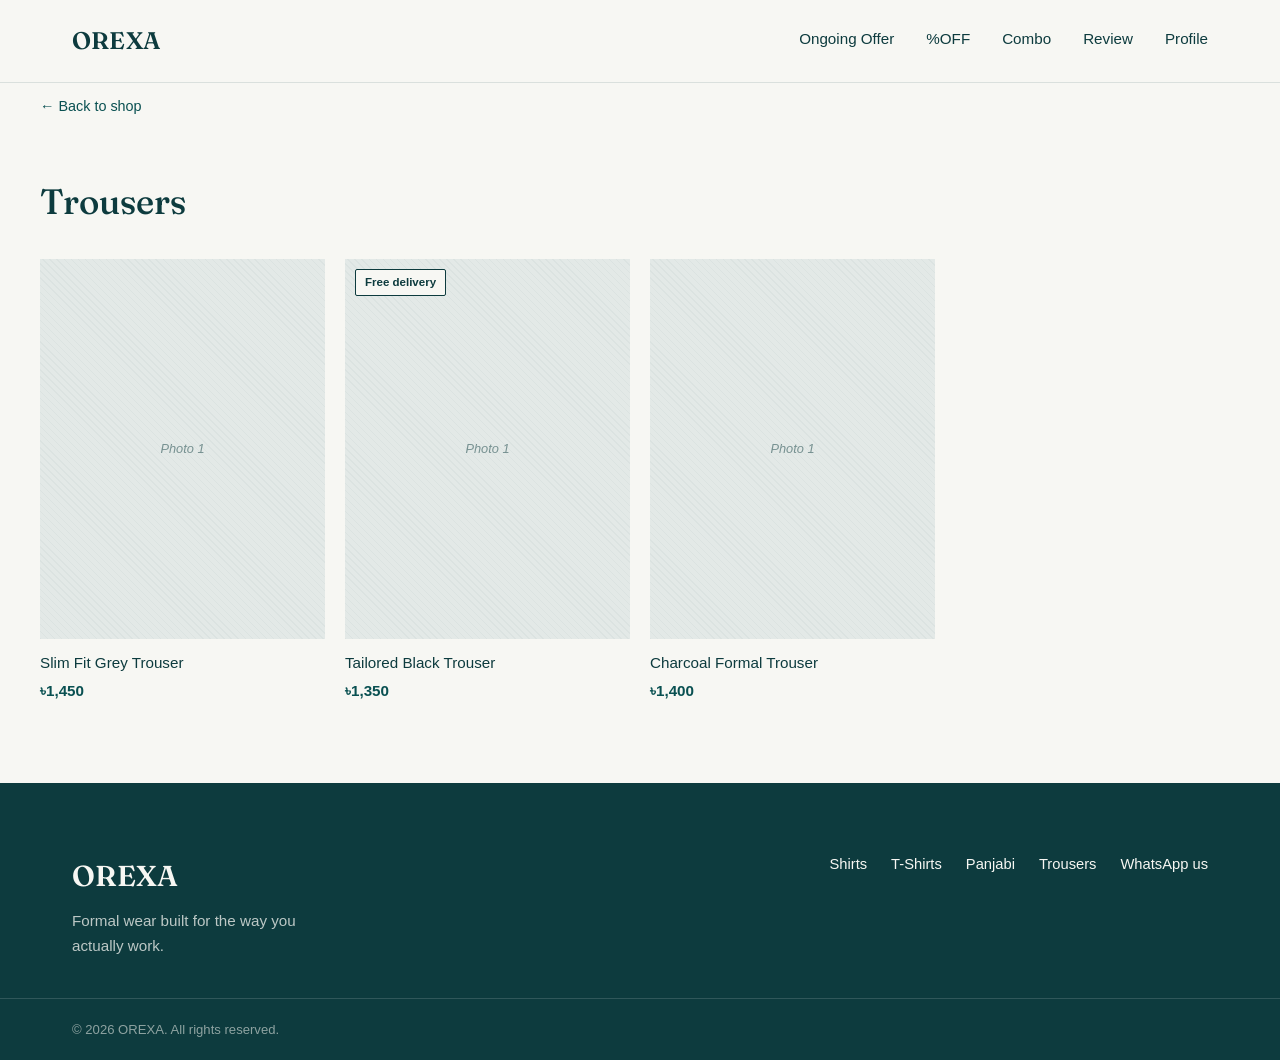
<file: trousers.html>
<!DOCTYPE html>
<html lang="en">
<head>
  <meta charset="UTF-8" />
  <meta name="viewport" content="width=device-width, initial-scale=1.0" />
  <title>Trousers — OREXA</title>

  <link rel="preconnect" href="https://fonts.googleapis.com" />
  <link rel="preconnect" href="https://fonts.gstatic.com" crossorigin />
  <link
    href="https://fonts.googleapis.com/css2?family=Fraunces:ital,wght@0,400;0,500;0,600;1,400&display=swap"
    rel="stylesheet"
  />
  <link
    href="https://api.fontshare.com/v2/css?f[]=satoshi@400,500,700&display=swap"
    rel="stylesheet"
  />

  <link rel="stylesheet" href="style.css" />
</head>
<body>

  <header class="site-header">
    <div class="header-inner">
      <a href="index.html" class="logo">OREXA</a>
      <nav class="main-nav">
        <a href="offers.html">Ongoing Offer</a>
        <a href="discounts.html">%OFF</a>
        <a href="combo.html">Combo</a>
        <a href="reviews.html">Review</a>
        <a href="profile.html">Profile</a>
      </nav>
    </div>
  </header>

  <section class="all-products">
    <div class="all-products-inner">
      <a href="index.html" class="back-link">&larr; Back to shop</a>
      <h1>Trousers</h1>

      <div class="all-products__grid">
        <a href="#" class="product-card">
          <div class="product-card__image-wrap">
            <div class="product-card__image product-card__image--1">Photo 1</div>
            <div class="product-card__image product-card__image--2">Photo 2</div>
          </div>
          <div class="product-card__info">
            <span class="product-card__name">Slim Fit Grey Trouser</span>
            <span class="product-card__price">৳1,450</span>
          </div>
        </a>

        <a href="#" class="product-card">
          <div class="product-card__image-wrap">
            <div class="product-card__image product-card__image--1">Photo 1</div>
            <div class="product-card__image product-card__image--2">Photo 2</div>
            <span class="badge badge--delivery">Free delivery</span>
          </div>
          <div class="product-card__info">
            <span class="product-card__name">Tailored Black Trouser</span>
            <span class="product-card__price">৳1,350</span>
          </div>
        </a>

        <a href="#" class="product-card">
          <div class="product-card__image-wrap">
            <div class="product-card__image product-card__image--1">Photo 1</div>
            <div class="product-card__image product-card__image--2">Photo 2</div>
          </div>
          <div class="product-card__info">
            <span class="product-card__name">Charcoal Formal Trouser</span>
            <span class="product-card__price">৳1,400</span>
          </div>
        </a>
      </div>
    </div>
  </section>

  <footer class="site-footer">
    <div class="site-footer-inner">
      <div class="footer-brand">
        <span class="footer-logo">OREXA</span>
        <p class="footer-tagline">Formal wear built for the way you actually work.</p>
      </div>

      <nav class="footer-links">
        <a href="shirts.html">Shirts</a>
        <a href="tshirts.html">T-Shirts</a>
        <a href="panjabi.html">Panjabi</a>
        <a href="trousers.html">Trousers</a>
        <a href="https://wa.me/8801XXXXXXXXX" target="_blank" rel="noopener">WhatsApp us</a>
      </nav>
    </div>

    <div class="footer-bottom">
      <p>&copy; 2026 OREXA. All rights reserved.</p>
    </div>
  </footer>

</body>
</html>
</file>
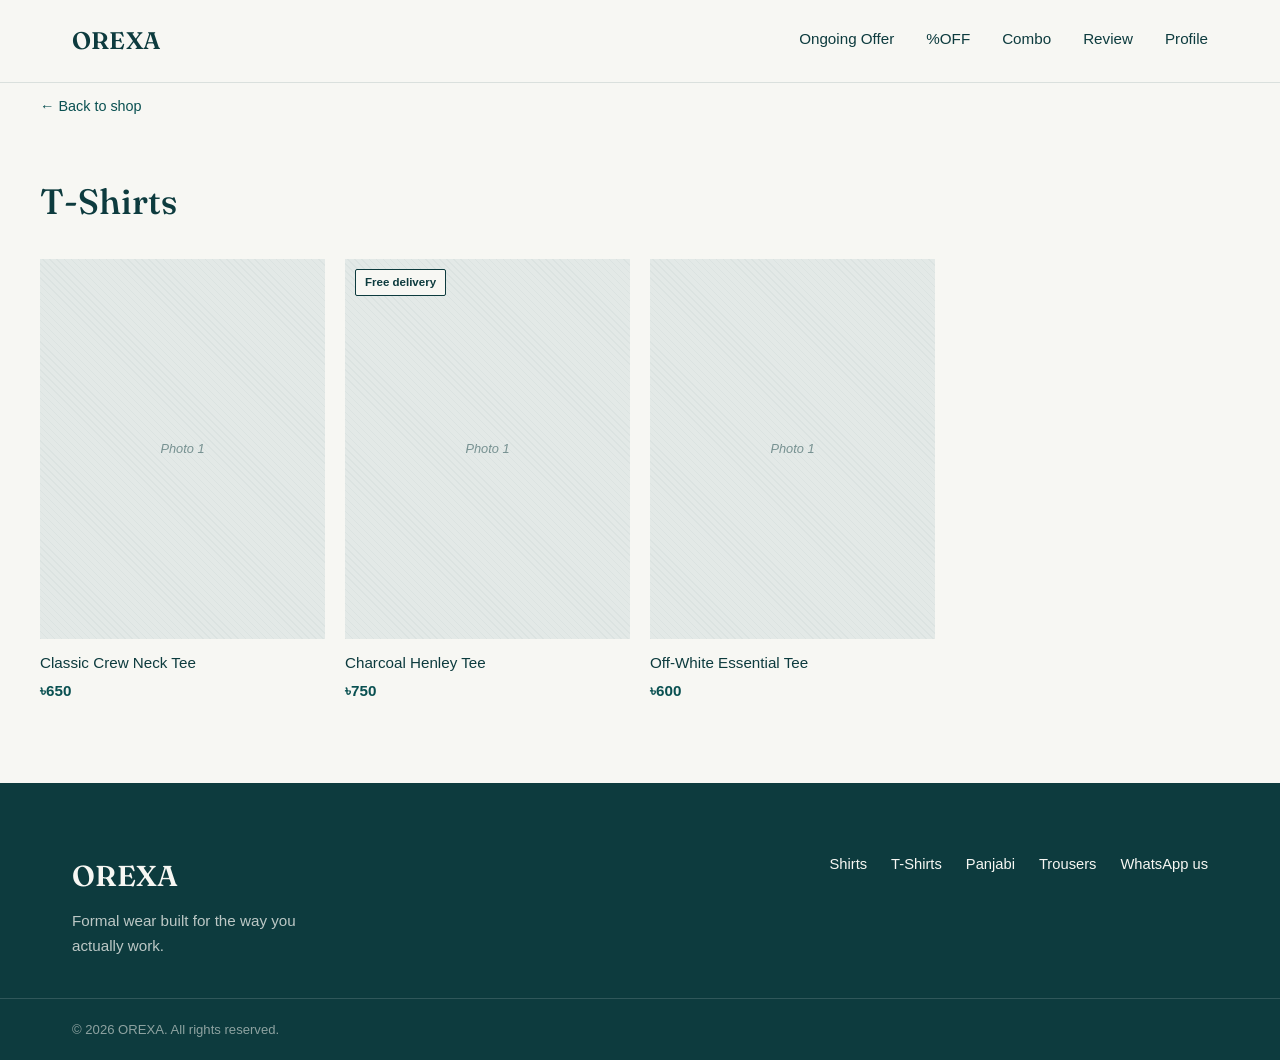
<file: tshirts.html>
<!DOCTYPE html>
<html lang="en">
<head>
  <meta charset="UTF-8" />
  <meta name="viewport" content="width=device-width, initial-scale=1.0" />
  <title>T-Shirts — OREXA</title>

  <link rel="preconnect" href="https://fonts.googleapis.com" />
  <link rel="preconnect" href="https://fonts.gstatic.com" crossorigin />
  <link
    href="https://fonts.googleapis.com/css2?family=Fraunces:ital,wght@0,400;0,500;0,600;1,400&display=swap"
    rel="stylesheet"
  />
  <link
    href="https://api.fontshare.com/v2/css?f[]=satoshi@400,500,700&display=swap"
    rel="stylesheet"
  />

  <link rel="stylesheet" href="style.css" />
</head>
<body>

  <header class="site-header">
    <div class="header-inner">
      <a href="index.html" class="logo">OREXA</a>
      <nav class="main-nav">
        <a href="offers.html">Ongoing Offer</a>
        <a href="discounts.html">%OFF</a>
        <a href="combo.html">Combo</a>
        <a href="reviews.html">Review</a>
        <a href="profile.html">Profile</a>
      </nav>
    </div>
  </header>

  <section class="all-products">
    <div class="all-products-inner">
      <a href="index.html" class="back-link">&larr; Back to shop</a>
      <h1>T-Shirts</h1>

      <div class="all-products__grid">
        <a href="#" class="product-card">
          <div class="product-card__image-wrap">
            <div class="product-card__image product-card__image--1">Photo 1</div>
            <div class="product-card__image product-card__image--2">Photo 2</div>
          </div>
          <div class="product-card__info">
            <span class="product-card__name">Classic Crew Neck Tee</span>
            <span class="product-card__price">৳650</span>
          </div>
        </a>

        <a href="#" class="product-card">
          <div class="product-card__image-wrap">
            <div class="product-card__image product-card__image--1">Photo 1</div>
            <div class="product-card__image product-card__image--2">Photo 2</div>
            <span class="badge badge--delivery">Free delivery</span>
          </div>
          <div class="product-card__info">
            <span class="product-card__name">Charcoal Henley Tee</span>
            <span class="product-card__price">৳750</span>
          </div>
        </a>

        <a href="#" class="product-card">
          <div class="product-card__image-wrap">
            <div class="product-card__image product-card__image--1">Photo 1</div>
            <div class="product-card__image product-card__image--2">Photo 2</div>
          </div>
          <div class="product-card__info">
            <span class="product-card__name">Off-White Essential Tee</span>
            <span class="product-card__price">৳600</span>
          </div>
        </a>
      </div>
    </div>
  </section>

  <footer class="site-footer">
    <div class="site-footer-inner">
      <div class="footer-brand">
        <span class="footer-logo">OREXA</span>
        <p class="footer-tagline">Formal wear built for the way you actually work.</p>
      </div>

      <nav class="footer-links">
        <a href="shirts.html">Shirts</a>
        <a href="tshirts.html">T-Shirts</a>
        <a href="panjabi.html">Panjabi</a>
        <a href="trousers.html">Trousers</a>
        <a href="https://wa.me/8801XXXXXXXXX" target="_blank" rel="noopener">WhatsApp us</a>
      </nav>
    </div>

    <div class="footer-bottom">
      <p>&copy; 2026 OREXA. All rights reserved.</p>
    </div>
  </footer>

</body>
</html>
</file>
<file: style.css>
/* ---------- Setup ---------- */
* {
  margin: 0;
  padding: 0;
  box-sizing: border-box;
}

:root {
  --petrol: #0D3B3E;       /* main brand color: text, header, structure */
  --active-green: #095051; /* hover / active state for buttons + links */
  --off-white: #F7F7F3;    /* main background */
  --gold: #D4AF37;         /* primary call-to-action color, used sparingly */
}

body {
  font-family: 'Satoshi', -apple-system, 'Segoe UI', Roboto, sans-serif;
  background: var(--off-white);
  color: var(--petrol);
  line-height: 1.6;
  -webkit-font-smoothing: antialiased;
}

a {
  text-decoration: none;
  color: inherit;
}

/* ---------- Header ---------- */
.site-header {
  border-bottom: 1px solid rgba(13, 59, 62, 0.12);
}

.header-inner {
  max-width: 1200px;
  margin: 0 auto;
  display: flex;
  align-items: center;
  justify-content: space-between;
  padding: 22px 32px;
}

.logo {
  font-family: 'Fraunces', Georgia, serif;
  font-size: 1.5rem;
  font-weight: 600;
  letter-spacing: 0.01em;
}

.main-nav {
  display: flex;
  gap: 32px;
}

.main-nav a {
  position: relative;
  font-size: 0.95rem;
  font-weight: 500;
  padding-bottom: 4px;
}

/* thin gold underline that grows in on hover, instead of a color-only change */
.main-nav a::after {
  content: '';
  position: absolute;
  left: 0;
  bottom: 0;
  width: 100%;
  height: 1px;
  background: var(--gold);
  transform: scaleX(0);
  transform-origin: left;
  transition: transform 0.25s ease;
}

.main-nav a:hover::after {
  transform: scaleX(1);
}

/* current page: same underline as hover, but always shown */
.main-nav a.active::after {
  transform: scaleX(1);
}

/* ---------- Hero (slider: a few slides, one shown at a time) ---------- */
.hero {
  position: relative;
  touch-action: pan-y; /* let vertical page-scroll through, but leave horizontal swipes to our own JS */
  background-color: var(--petrol);
  /* subtle diagonal micro-texture, echoes the "micro twill" fabric weave */
  background-image: repeating-linear-gradient(
    45deg,
    rgba(255, 255, 255, 0.025) 0px,
    rgba(255, 255, 255, 0.025) 1px,
    transparent 1px,
    transparent 5px
  );
  color: var(--off-white);
}

.hero-slide {
  display: none;
  padding: 120px 32px 110px;
}

.hero-slide.active {
  display: block;
}

.hero-dots {
  position: absolute;
  bottom: 26px;
  left: 50%;
  transform: translateX(-50%);
  display: flex;
  gap: 10px;
}

.hero-dot {
  width: 8px;
  height: 8px;
  border-radius: 50%;
  border: none;
  padding: 0;
  background: rgba(247, 247, 243, 0.35);
  cursor: pointer;
  transition: background 0.2s ease;
}

.hero-dot.active {
  background: var(--gold);
}

.hero-arrow {
  position: absolute;
  top: 50%;
  transform: translateY(-50%);
  background: none;
  border: none;
  color: var(--off-white);
  font-size: 2.5rem;
  line-height: 1;
  cursor: pointer;
  padding: 12px;
  opacity: 0.55;
  transition: opacity 0.2s ease;
}

.hero-arrow:hover {
  opacity: 1;
}

.hero-arrow--prev {
  left: 8px;
}

.hero-arrow--next {
  right: 8px;
}

.hero-inner {
  max-width: 1200px;
  margin: 0 auto;
}

.hero h1 {
  font-family: 'Fraunces', Georgia, serif;
  font-weight: 500;
  font-size: clamp(2.5rem, 5.5vw, 4.5rem);
  line-height: 1.15;
  max-width: 16ch;
  margin-bottom: 24px;
}

.hero-sub {
  font-size: 1.1rem;
  max-width: 42ch;
  color: rgba(247, 247, 243, 0.82);
  margin-bottom: 40px;
}

.btn-primary {
  display: inline-block;
  background: var(--gold);
  color: var(--petrol);
  padding: 14px 32px;
  border-radius: 2px;
  font-weight: 600;
  font-size: 0.95rem;
  transition: background 0.2s ease, color 0.2s ease;
}

/* client spec: active/click state turns Active Green */
.btn-primary:hover,
.btn-primary:active {
  background: var(--active-green);
  color: var(--off-white);
}

/* secondary action that sits on a Petrol Green panel:
   outline only, so the gold button stays the single primary CTA */
.btn-outline-light {
  display: inline-block;
  padding: 14px 32px;
  border: 1px solid rgba(247, 247, 243, 0.45);
  border-radius: 2px;
  color: var(--off-white);
  font-weight: 500;
  font-size: 0.95rem;
  transition: background 0.2s ease, color 0.2s ease, border-color 0.2s ease;
}

.btn-outline-light:hover,
.btn-outline-light:active {
  background: var(--off-white);
  border-color: var(--off-white);
  color: var(--active-green);
}

/* ---------- Categories ---------- */
.categories {
  padding: 90px 32px;
}

.categories-inner {
  max-width: 1200px;
  margin: 0 auto;
}

.categories h2 {
  font-family: 'Fraunces', Georgia, serif;
  font-weight: 500;
  font-size: 2rem;
  margin-bottom: 36px;
}

.category-feature {
  display: block;
  color: var(--petrol);
  margin-bottom: 20px;
}

.category-feature__image {
  position: relative;
  aspect-ratio: 16 / 7;
  background-color: #E3E9E7;
  background-image: repeating-linear-gradient(
    45deg,
    rgba(13, 59, 62, 0.035) 0px,
    rgba(13, 59, 62, 0.035) 1px,
    transparent 1px,
    transparent 5px
  );
  border: 1px dashed rgba(13, 59, 62, 0.25);
  display: flex;
  align-items: center;
  justify-content: center;
  color: rgba(13, 59, 62, 0.5);
  font-size: 0.85rem;
  font-style: italic;
  margin-bottom: 14px;
}

.category-grid {
  display: grid;
  grid-template-columns: repeat(3, 1fr);
  gap: 20px;
}

.category-card {
  display: block;
  color: var(--petrol);
}

.category-card__image {
  position: relative;
  aspect-ratio: 4 / 3;
  background-color: #E3E9E7;
  background-image: repeating-linear-gradient(
    45deg,
    rgba(13, 59, 62, 0.035) 0px,
    rgba(13, 59, 62, 0.035) 1px,
    transparent 1px,
    transparent 5px
  );
  border: 1px dashed rgba(13, 59, 62, 0.25);
  display: flex;
  align-items: center;
  justify-content: center;
  color: rgba(13, 59, 62, 0.5);
  font-size: 0.85rem;
  font-style: italic;
  margin-bottom: 14px;
}

.category-card__info {
  display: block;
}

.category-card__name {
  font-size: 1.1rem;
  font-weight: 600;
}

.category-feature .category-card__name {
  font-size: 1.3rem;
}

/* "Explore" now sits on the image itself, top-right, instead of next to
   the name below -- keeps it from crowding into the next card's name */
.category-card__cta {
  position: absolute;
  top: 12px;
  right: 12px;
  background: var(--off-white);
  color: var(--petrol);
  font-size: 0.78rem;
  font-weight: 600;
  padding: 6px 13px;
  border-radius: 2px;
  transition: background 0.2s ease;
}

.category-card:hover .category-card__cta,
.category-feature:hover .category-card__cta {
  background: var(--gold);
}

/* ---------- Product cards (shared by New Arrivals + All Products) ---------- */
.product-card {
  display: block;
  color: var(--petrol);
}

.product-card__image-wrap {
  position: relative;
  aspect-ratio: 3 / 4;
  overflow: hidden;
  margin-bottom: 12px;
}

.product-card__image {
  position: absolute;
  inset: 0;
  background-color: #E3E9E7;
  background-image: repeating-linear-gradient(
    45deg,
    rgba(13, 59, 62, 0.035) 0px,
    rgba(13, 59, 62, 0.035) 1px,
    transparent 1px,
    transparent 5px
  );
  display: flex;
  align-items: center;
  justify-content: center;
  color: rgba(13, 59, 62, 0.5);
  font-size: 0.8rem;
  font-style: italic;
  transition: opacity 0.35s ease, transform 0.35s ease;
}

/* 2nd image starts invisible; swaps in on hover along with a slight zoom */
.product-card__image--2 {
  opacity: 0;
}

.product-card:hover .product-card__image--1 {
  opacity: 0;
}

.product-card:hover .product-card__image--2 {
  opacity: 1;
}

.product-card:hover .product-card__image {
  transform: scale(1.04);
}

.badge {
  position: absolute;
  top: 10px;
  left: 10px;
  z-index: 2;
  font-size: 0.72rem;
  font-weight: 600;
  line-height: 1.35;
  padding: 5px 9px;
  border-radius: 2px;
}

/* free delivery: quiet outline, not gold — gold stays reserved for the main CTA */
.badge--delivery {
  background: var(--off-white);
  border: 1px solid var(--petrol);
  color: var(--petrol);
}

.badge--off {
  background: var(--petrol);
  color: var(--off-white);
}

.product-card__info {
  display: flex;
  flex-direction: column;
  gap: 4px;
}

.product-card__name {
  font-size: 0.95rem;
  font-weight: 500;
}

.product-card__price {
  font-size: 0.95rem;
  font-weight: 600;
  color: var(--active-green);
}

/* ---------- New Arrivals + All Products ---------- */
.new-arrivals,
.all-products {
  padding: 10px 32px 80px;
}

.new-arrivals-inner,
.all-products-inner {
  max-width: 1200px;
  margin: 0 auto;
}

.new-arrivals h2,
.all-products h2 {
  font-family: 'Fraunces', Georgia, serif;
  font-weight: 500;
  font-size: 2rem;
  margin-bottom: 36px;
}

/* "shown in one line": a horizontally-scrolling row instead of wrapping */
.new-arrivals__row {
  display: flex;
  gap: 20px;
  overflow-x: auto;
  scroll-snap-type: x mandatory;
  padding-bottom: 18px;
  scrollbar-width: thin; /* Firefox */
  scrollbar-color: rgba(13, 59, 62, 0.3) transparent; /* Firefox */
}

/* Chrome / Edge / Safari: fixed-size scrollbar, only the colour changes on hover */
.new-arrivals__row::-webkit-scrollbar {
  height: 4px;
}

.new-arrivals__row::-webkit-scrollbar-track {
  background: transparent;
}

.new-arrivals__row::-webkit-scrollbar-thumb {
  background: rgba(13, 59, 62, 0.25);
  border-radius: 2px;
}

.new-arrivals__row::-webkit-scrollbar-thumb:hover {
  background: rgba(13, 59, 62, 0.45);
}

.new-arrivals__row .product-card {
  flex: 0 0 240px;
  scroll-snap-align: start;
}

.all-products__grid {
  display: grid;
  grid-template-columns: repeat(4, 1fr);
  gap: 32px 20px;
}

.all-products h1 {
  font-family: 'Fraunces', Georgia, serif;
  font-weight: 500;
  font-size: 2.2rem;
  margin-top: 24px;
  margin-bottom: 28px;
}

/* ---------- Combo page ---------- */
.combo-page {
  padding: 50px 32px 100px;
}

.combo-page-inner {
  max-width: 900px;
  margin: 0 auto;
}

.combo-page h1 {
  font-family: 'Fraunces', Georgia, serif;
  font-weight: 500;
  font-size: 2.2rem;
  margin-top: 24px;
  margin-bottom: 12px;
}

.combo-page__intro {
  color: rgba(13, 59, 62, 0.75);
  margin-bottom: 40px;
}

.combo-card {
  display: flex;
  align-items: center;
  gap: 32px;
  padding: 32px 0;
  border-top: 1px solid rgba(13, 59, 62, 0.15);
}

.combo-card:last-child {
  border-bottom: 1px solid rgba(13, 59, 62, 0.15);
}

.combo-card__images {
  display: flex;
  align-items: center;
  gap: 12px;
  flex: 0 0 auto;
}

.combo-card__image {
  width: 110px;
  aspect-ratio: 3 / 4;
  background-color: #E3E9E7;
  background-image: repeating-linear-gradient(
    45deg,
    rgba(13, 59, 62, 0.035) 0px,
    rgba(13, 59, 62, 0.035) 1px,
    transparent 1px,
    transparent 5px
  );
  border: 1px dashed rgba(13, 59, 62, 0.25);
  display: flex;
  align-items: center;
  justify-content: center;
  font-size: 0.7rem;
  font-style: italic;
  color: rgba(13, 59, 62, 0.5);
  text-align: center;
}

.combo-card__plus {
  font-family: 'Fraunces', Georgia, serif;
  font-size: 1.4rem;
  color: var(--active-green);
}

.combo-card__info {
  flex: 1;
}

.combo-card__items {
  font-weight: 500;
  margin-bottom: 10px;
}

.combo-card__pricing {
  display: flex;
  align-items: baseline;
  gap: 10px;
  margin-bottom: 8px;
}

.combo-card__original {
  text-decoration: line-through;
  color: rgba(13, 59, 62, 0.45);
  font-size: 0.9rem;
}

.combo-card__combo-price {
  font-weight: 600;
  font-size: 1.15rem;
  color: var(--active-green);
}

.combo-card__savings {
  display: inline-block;
  font-size: 0.8rem;
  color: var(--petrol);
  background: rgba(212, 175, 55, 0.18);
  padding: 3px 9px;
  border-radius: 2px;
}

/* ---------- Footer ---------- */
.site-footer {
  background: var(--petrol);
  color: var(--off-white);
}

.site-footer-inner {
  max-width: 1200px;
  margin: 0 auto;
  padding: 70px 32px 40px;
  display: flex;
  flex-wrap: wrap;
  justify-content: space-between;
  align-items: flex-start;
  gap: 32px;
}

.footer-logo {
  font-family: 'Fraunces', Georgia, serif;
  font-size: 1.8rem;
  font-weight: 600;
  letter-spacing: 0.01em;
}

.footer-tagline {
  margin-top: 10px;
  max-width: 32ch;
  font-size: 0.95rem;
  color: rgba(247, 247, 243, 0.75);
}

.footer-links {
  display: flex;
  flex-wrap: wrap;
  gap: 24px;
}

.footer-links a {
  position: relative;
  font-size: 0.92rem;
  padding-bottom: 4px;
}

.footer-links a::after {
  content: '';
  position: absolute;
  left: 0;
  bottom: 0;
  width: 100%;
  height: 1px;
  background: var(--gold);
  transform: scaleX(0);
  transform-origin: left;
  transition: transform 0.25s ease;
}

.footer-links a:hover::after {
  transform: scaleX(1);
}

.footer-bottom {
  border-top: 1px solid rgba(247, 247, 243, 0.15);
}

.footer-bottom p {
  max-width: 1200px;
  margin: 0 auto;
  padding: 20px 32px;
  font-size: 0.82rem;
  color: rgba(247, 247, 243, 0.55);
}

/* ---------- Product page ---------- */
.product-page {
  padding: 40px 32px 100px;
}

.product-page-inner {
  max-width: 1200px;
  margin: 0 auto;
}

.back-link {
  position: relative;
  display: inline-block;
  margin-bottom: 28px;
  font-size: 0.9rem;
  color: var(--active-green);
  padding-bottom: 4px;
}

/* same underline-on-hover treatment as .main-nav a */
.back-link::after {
  content: '';
  position: absolute;
  left: 0;
  bottom: 0;
  width: 100%;
  height: 1px;
  background: var(--gold);
  transform: scaleX(0);
  transform-origin: left;
  transition: transform 0.25s ease;
}

.back-link:hover::after {
  transform: scaleX(1);
}

.product-layout {
  display: grid;
  grid-template-columns: 1.1fr 1fr;
  gap: 56px;
  align-items: start;
}

.product-gallery {
  position: sticky;
  top: 24px;
}

/* Gallery */
.product-gallery__main {
  position: relative;
  aspect-ratio: 3 / 4;
  overflow: hidden;
}

.product-gallery__image {
  position: absolute;
  inset: 0;
  background-color: #E3E9E7;
  background-image: repeating-linear-gradient(
    45deg,
    rgba(13, 59, 62, 0.035) 0px,
    rgba(13, 59, 62, 0.035) 1px,
    transparent 1px,
    transparent 5px
  );
  display: flex;
  align-items: center;
  justify-content: center;
  color: rgba(13, 59, 62, 0.5);
  font-style: italic;
  font-size: 0.85rem;
  opacity: 0;
  transition: opacity 0.3s ease;
}

.product-gallery__image.active {
  opacity: 1;
}

.product-gallery__thumbs {
  display: flex;
  gap: 10px;
  margin-top: 14px;
}

.thumb {
  width: 56px;
  height: 56px;
  border: 1px solid rgba(13, 59, 62, 0.25);
  background: #E3E9E7;
  color: var(--petrol);
  font-family: 'Satoshi', sans-serif;
  cursor: pointer;
  transition: border-color 0.2s ease;
}

.thumb.active {
  border-color: var(--petrol);
  border-width: 2px;
}

/* Info column */
.product-info h1 {
  font-family: 'Fraunces', Georgia, serif;
  font-weight: 500;
  font-size: 2rem;
  margin-bottom: 10px;
}

.product-info__price {
  font-size: 1.3rem;
  font-weight: 600;
  color: var(--active-green);
  margin-bottom: 20px;
}

.product-info__desc {
  max-width: 50ch;
  margin-bottom: 28px;
  color: rgba(13, 59, 62, 0.85);
}

.size-selector {
  margin-bottom: 24px;
}

.size-selector__label {
  display: block;
  font-size: 0.9rem;
  font-weight: 600;
  margin-bottom: 10px;
}

.size-selector__options {
  display: flex;
  gap: 8px;
}

.size-option {
  width: 44px;
  height: 44px;
  border: 1px solid rgba(13, 59, 62, 0.3);
  background: transparent;
  color: var(--petrol);
  font-family: 'Satoshi', sans-serif;
  font-weight: 500;
  cursor: pointer;
  border-radius: 2px;
  transition: background 0.2s ease, color 0.2s ease;
}

.size-option.active {
  background: var(--petrol);
  border-color: var(--petrol);
  color: var(--off-white);
}

.btn-whatsapp {
  display: block;
  width: 100%;
  text-align: center;
  margin-bottom: 44px;
  border: none;
  cursor: pointer;
}

.size-chart,
.product-features {
  margin-bottom: 36px;
}

.size-chart h2 {
  font-family: 'Fraunces', Georgia, serif;
  font-weight: 500;
  font-size: 1.2rem;
  margin-bottom: 16px;
}

.product-features {
  border-top: 1px solid rgba(13, 59, 62, 0.12);
  padding-top: 20px;
}

.product-features summary {
  font-family: 'Fraunces', Georgia, serif;
  font-weight: 500;
  font-size: 1.2rem;
  cursor: pointer;
  list-style: none;
  display: flex;
  align-items: center;
  justify-content: space-between;
}

/* hide the default browser-drawn triangle marker */
.product-features summary::-webkit-details-marker {
  display: none;
}

/* same underline-on-hover treatment as .main-nav a / .back-link,
   scoped to just the "Details" text rather than the whole summary row */
.product-features__label {
  position: relative;
  padding-bottom: 4px;
}

.product-features__label::after {
  content: '';
  position: absolute;
  left: 0;
  bottom: 0;
  width: 100%;
  height: 1px;
  background: var(--gold);
  transform: scaleX(0);
  transform-origin: left;
  transition: transform 0.25s ease;
}

.product-features summary:hover .product-features__label::after {
  transform: scaleX(1);
}

/* our own +/- indicator instead, swaps based on the open/closed state */
.product-features summary::after {
  content: '+';
  font-size: 1.3rem;
  font-weight: 400;
  color: var(--active-green);
}

.product-features[open] summary::after {
  content: '\2212';
}

.product-features ul {
  list-style: none;
  margin-top: 16px;
}

/* ---------- Offers page ---------- */
.offers-page {
  padding: 50px 32px 100px;
}

.offers-page-inner {
  max-width: 760px;
  margin: 0 auto;
}

.offers-page h1 {
  font-family: 'Fraunces', Georgia, serif;
  font-weight: 500;
  font-size: 2.2rem;
  margin-top: 24px;
  margin-bottom: 12px;
}

.offers-page__intro {
  color: rgba(13, 59, 62, 0.75);
  margin-bottom: 48px;
  max-width: 60ch;
}

.offer-card {
  padding: 36px 0;
  border-top: 1px solid rgba(13, 59, 62, 0.15);
}

.offer-card:last-child {
  border-bottom: 1px solid rgba(13, 59, 62, 0.15);
}

.offer-card h2 {
  font-family: 'Fraunces', Georgia, serif;
  font-weight: 500;
  font-size: 1.4rem;
  margin-bottom: 6px;
}

.offer-card__tag {
  color: var(--active-green);
  font-weight: 600;
  font-size: 0.9rem;
  margin-bottom: 14px;
}

.offer-card > p:not(.offer-card__tag) {
  max-width: 60ch;
  margin-bottom: 20px;
  color: rgba(13, 59, 62, 0.85);
}

.offer-card__terms-label {
  display: block;
  font-weight: 600;
  font-size: 0.85rem;
  margin-bottom: 10px;
}

.offer-card__terms ul {
  list-style: none;
}

.offer-card__terms li {
  position: relative;
  padding-left: 16px;
  margin-bottom: 8px;
  font-size: 0.88rem;
  color: rgba(13, 59, 62, 0.7);
}

.offer-card__terms li::before {
  content: '';
  position: absolute;
  left: 0;
  top: 0.55em;
  width: 5px;
  height: 5px;
  border-radius: 50%;
  background: var(--gold);
}

/* ---------- Reviews page ---------- */
.reviews-page {
  padding: 50px 32px 100px;
}

.reviews-page-inner {
  max-width: 1200px;
  margin: 0 auto;
}

.reviews-page h1 {
  font-family: 'Fraunces', Georgia, serif;
  font-weight: 500;
  font-size: 2.2rem;
  margin-top: 24px;
  margin-bottom: 12px;
}

.reviews-page__intro {
  color: rgba(13, 59, 62, 0.75);
  margin-bottom: 40px;
}

.reviews-grid {
  display: grid;
  grid-template-columns: repeat(4, 1fr);
  gap: 20px;
}

.review-shot {
  aspect-ratio: 3 / 4;
  background-color: #E3E9E7;
  background-image: repeating-linear-gradient(
    45deg,
    rgba(13, 59, 62, 0.035) 0px,
    rgba(13, 59, 62, 0.035) 1px,
    transparent 1px,
    transparent 5px
  );
  border: 1px dashed rgba(13, 59, 62, 0.25);
  display: flex;
  align-items: center;
  justify-content: center;
  color: rgba(13, 59, 62, 0.5);
  font-size: 0.85rem;
  font-style: italic;
  /* when a real <img> goes inside instead of placeholder text,
     add object-fit: cover; width: 100%; height: 100%; to it
     so screenshots of any shape fill this box cleanly */
}

/* ---------- Profile mockup page ---------- */
.profile-page {
  padding: 50px 32px 100px;
}

.profile-page-inner {
  max-width: 700px;
  margin: 0 auto;
}

.mockup-note {
  background: rgba(212, 175, 55, 0.12);
  border: 1px dashed rgba(212, 175, 55, 0.55);
  padding: 14px 18px;
  font-size: 0.85rem;
  line-height: 1.5;
  color: rgba(13, 59, 62, 0.85);
  margin: 24px 0 36px;
}

.profile-page h1 {
  font-family: 'Fraunces', Georgia, serif;
  font-weight: 500;
  font-size: 2.2rem;
  margin-bottom: 6px;
}

.profile-page__customer {
  color: rgba(13, 59, 62, 0.6);
  font-size: 0.95rem;
  margin-bottom: 32px;
}

.credit-panel {
  background: var(--petrol);
  color: var(--off-white);
  padding: 48px 40px;
  margin-bottom: 48px;
}

.credit-panel__label {
  display: block;
  font-size: 0.9rem;
  color: rgba(247, 247, 243, 0.75);
  margin-bottom: 8px;
}

.credit-panel__amount {
  display: block;
  font-family: 'Fraunces', Georgia, serif;
  font-weight: 500;
  font-size: 3rem;
  margin-bottom: 20px;
}

/* which phone number the balance belongs to, and when it last moved */
.credit-panel__meta {
  display: flex;
  flex-wrap: wrap;
  gap: 12px 48px;
  padding: 20px 0;
  margin-bottom: 24px;
  border-top: 1px solid rgba(247, 247, 243, 0.18);
  border-bottom: 1px solid rgba(247, 247, 243, 0.18);
}

.credit-panel__meta dt {
  font-size: 0.82rem;
  color: rgba(247, 247, 243, 0.65);
  margin-bottom: 2px;
}

.credit-panel__meta dd {
  font-size: 0.95rem;
  font-weight: 500;
}

.credit-panel__note {
  max-width: 50ch;
  font-size: 0.92rem;
  color: rgba(247, 247, 243, 0.8);
  margin-bottom: 24px;
}

.credit-panel__actions {
  display: flex;
  flex-wrap: wrap;
  gap: 12px;
}

/* .btn-whatsapp is full-width on the product page; inside the panel it sits
   next to the Messenger button instead */
.credit-panel .btn-whatsapp {
  display: inline-block;
  width: auto;
  margin-bottom: 0;
}

.credit-steps {
  margin-bottom: 48px;
}

.credit-steps h2,
.credit-history h2 {
  font-family: 'Fraunces', Georgia, serif;
  font-weight: 500;
  font-size: 1.3rem;
  margin-bottom: 16px;
}

.credit-steps__list {
  list-style: none;
  counter-reset: credit-step;
  display: flex;
  flex-direction: column;
  gap: 12px;
  max-width: 60ch;
}

.credit-steps__list li {
  counter-increment: credit-step;
  position: relative;
  padding-left: 30px;
  font-size: 0.92rem;
  color: rgba(13, 59, 62, 0.9);
}

.credit-steps__list li::before {
  content: counter(credit-step);
  position: absolute;
  left: 0;
  top: 0.1em;
  width: 20px;
  height: 20px;
  border: 1px solid rgba(13, 59, 62, 0.25);
  border-radius: 2px;
  display: flex;
  align-items: center;
  justify-content: center;
  font-size: 0.75rem;
  font-weight: 600;
  color: var(--active-green);
}

.credit-history {
  margin-bottom: 60px;
}

.credit-history__intro {
  max-width: 60ch;
  font-size: 0.92rem;
  color: rgba(13, 59, 62, 0.7);
  margin-bottom: 20px;
}

.credit-history__list {
  list-style: none;
  border-top: 1px solid rgba(13, 59, 62, 0.12);
}

.credit-history__list li {
  display: flex;
  align-items: baseline;
  justify-content: space-between;
  gap: 16px;
  padding: 14px 0;
  border-bottom: 1px solid rgba(13, 59, 62, 0.12);
  font-size: 0.92rem;
}

.credit-history__date {
  color: rgba(13, 59, 62, 0.6);
  flex: 0 0 110px;
}

.credit-history__desc {
  flex: 1;
}

.credit-history__amount {
  font-weight: 600;
  color: var(--active-green);
  white-space: nowrap;
}

.credit-history__total {
  display: flex;
  align-items: baseline;
  justify-content: space-between;
  gap: 16px;
  padding: 16px 0;
  font-size: 0.92rem;
  font-weight: 500;
}

.size-chart table {
  width: 100%;
  border-collapse: collapse;
  font-size: 0.9rem;
}

.size-chart th,
.size-chart td {
  text-align: left;
  padding: 8px 10px;
  border-bottom: 1px solid rgba(13, 59, 62, 0.12);
}

.size-chart__note {
  margin-top: 10px;
  font-size: 0.8rem;
  color: rgba(13, 59, 62, 0.6);
}

.product-features ul {
  list-style: none;
  display: flex;
  flex-direction: column;
  gap: 12px;
}

.product-features li {
  position: relative;
  padding-left: 18px;
  font-size: 0.92rem;
  color: rgba(13, 59, 62, 0.9);
}

.product-features li::before {
  content: '';
  position: absolute;
  left: 0;
  top: 0.55em;
  width: 6px;
  height: 6px;
  border-radius: 50%;
  background: var(--active-green);
}

/* ---------- Mobile ---------- */
@media (max-width: 640px) {
  .header-inner {
    flex-direction: column;
    align-items: flex-start;
    gap: 16px;
    padding: 20px 24px;
  }

  .main-nav {
    gap: 18px;
    flex-wrap: wrap;
  }

  .hero-slide {
    padding: 70px 24px 80px;
  }

  .hero-arrow {
    display: none;
  }

  .category-grid {
    grid-template-columns: 1fr;
  }

  .category-feature__image {
    aspect-ratio: 4 / 3;
  }

  .all-products__grid {
    grid-template-columns: repeat(2, 1fr);
  }

  .new-arrivals,
  .all-products {
    padding-left: 24px;
    padding-right: 24px;
  }

  .site-footer-inner {
    flex-direction: column;
    padding: 50px 24px 30px;
  }

  .footer-bottom p {
    padding: 16px 24px;
  }

  .product-layout {
    grid-template-columns: 1fr;
    gap: 32px;
  }

  .product-gallery {
    position: static;
  }

  .reviews-grid {
    grid-template-columns: repeat(2, 1fr);
  }

  .combo-card {
    flex-direction: column;
    align-items: flex-start;
    gap: 16px;
  }

  .profile-page {
    padding: 40px 24px 80px;
  }

  .credit-panel {
    padding: 32px 24px;
  }

  .credit-panel__amount {
    font-size: 2.4rem;
  }

  /* stack the two contact buttons full-width so both stay easy to tap */
  .credit-panel .credit-panel__actions a {
    width: 100%;
    text-align: center;
  }

  /* date moves onto its own line, description and amount share the next */
  .credit-history__list li {
    flex-wrap: wrap;
    gap: 4px 16px;
  }

  .credit-history__date {
    flex: 0 0 100%;
  }
}

/* respect users who've asked for less motion */
@media (prefers-reduced-motion: reduce) {
  * {
    transition: none !important;
  }
}
</file>
